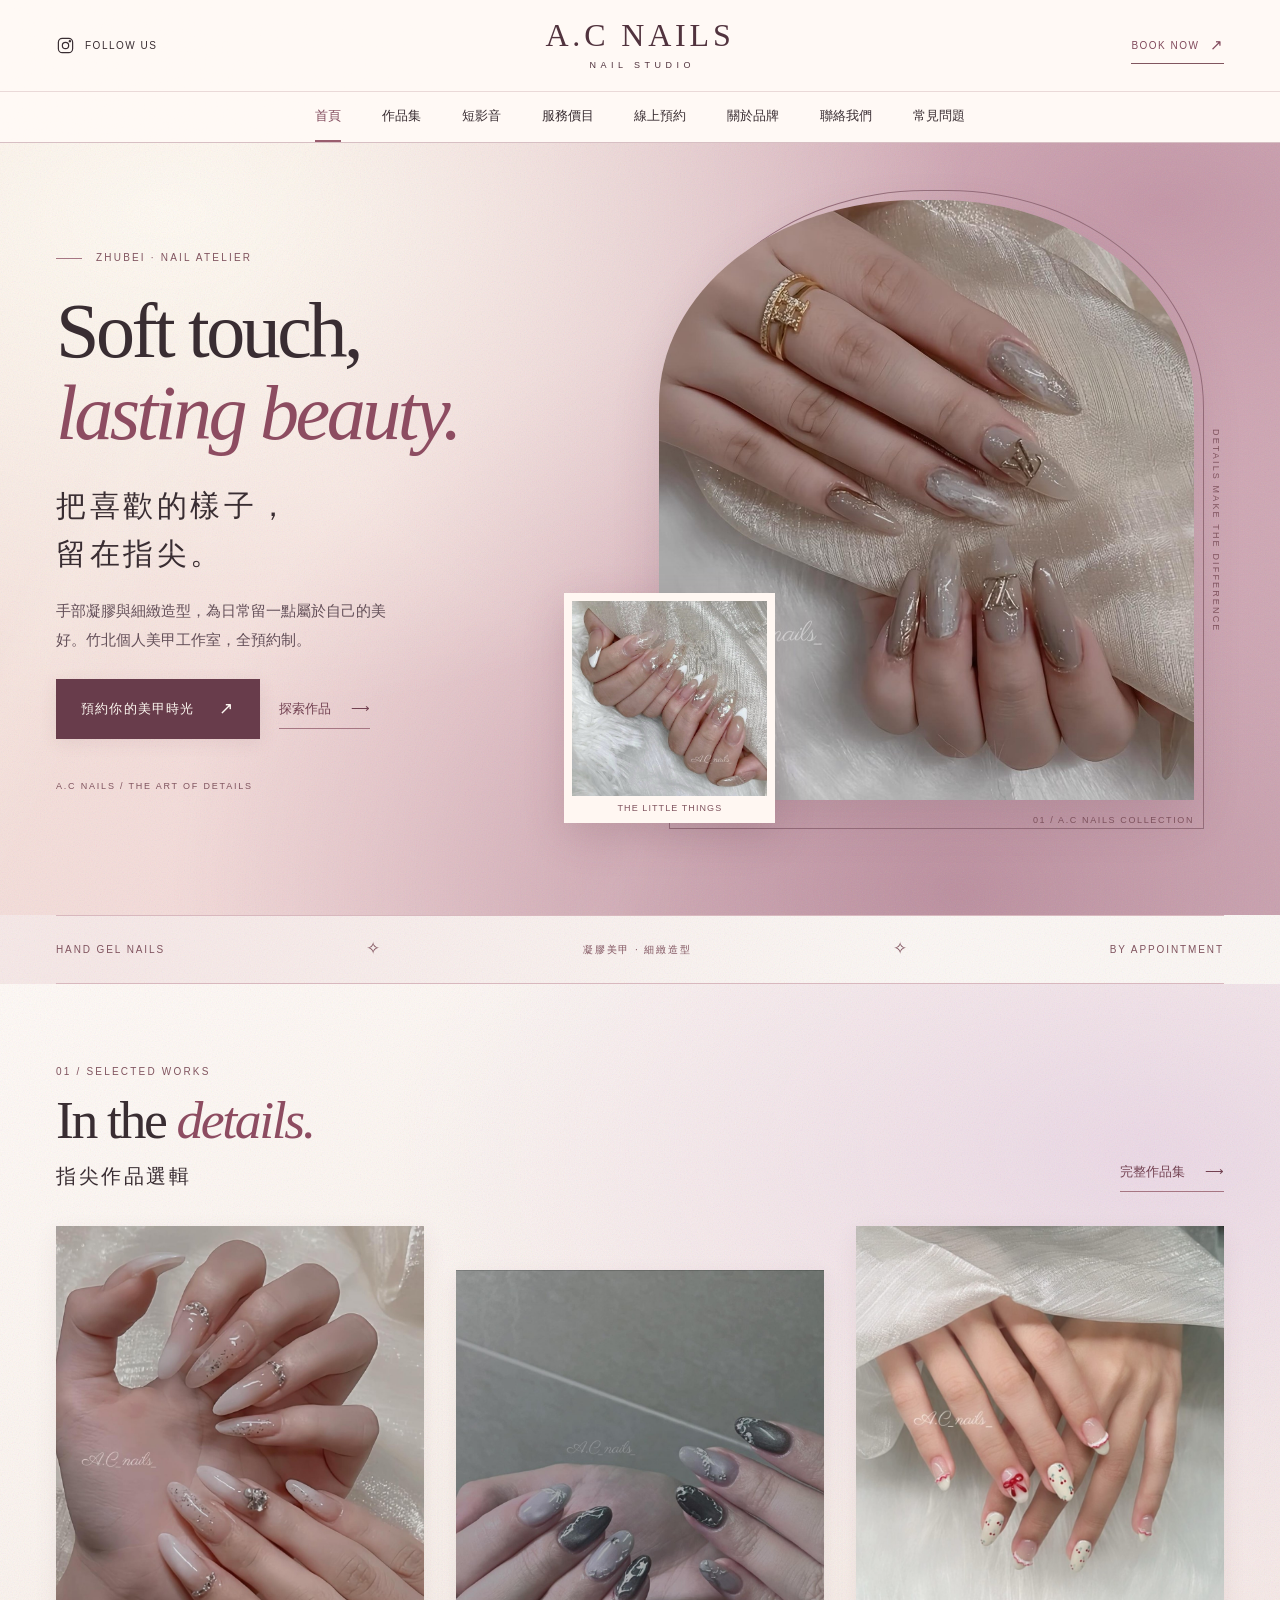
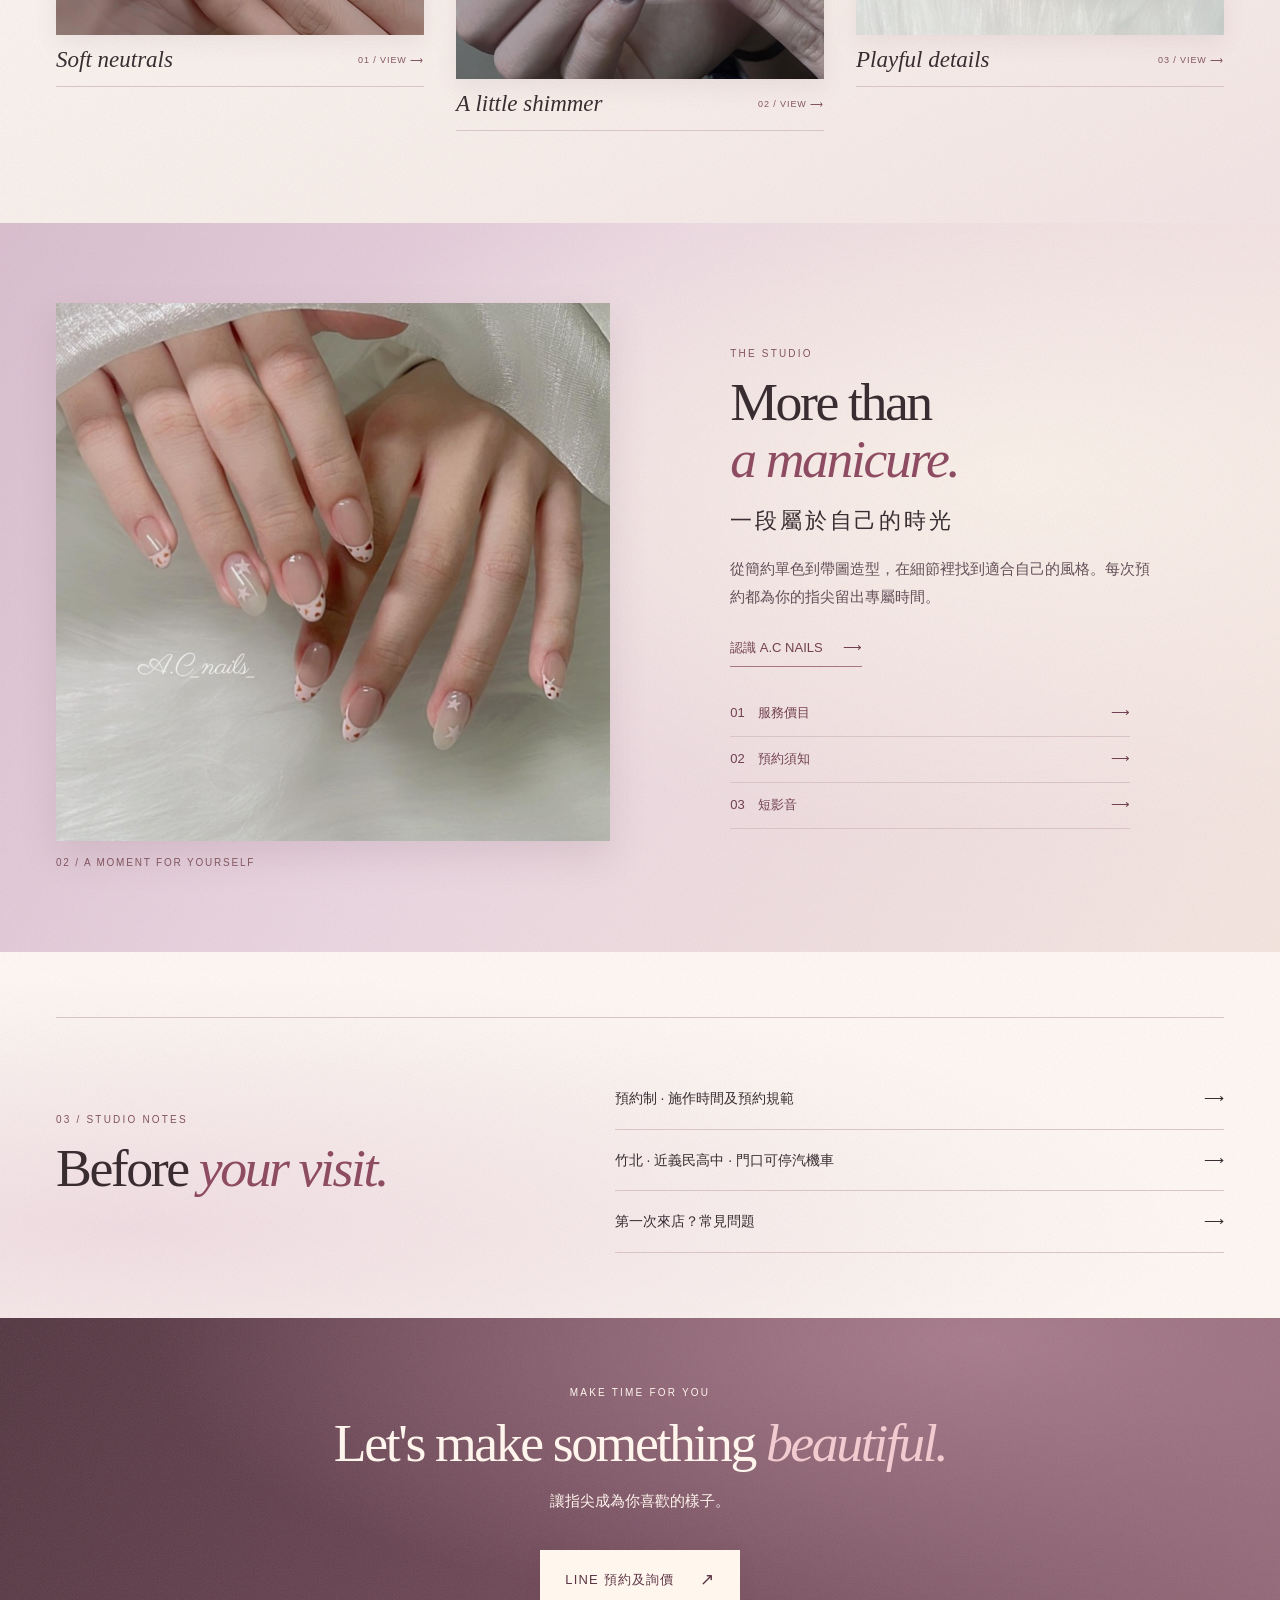
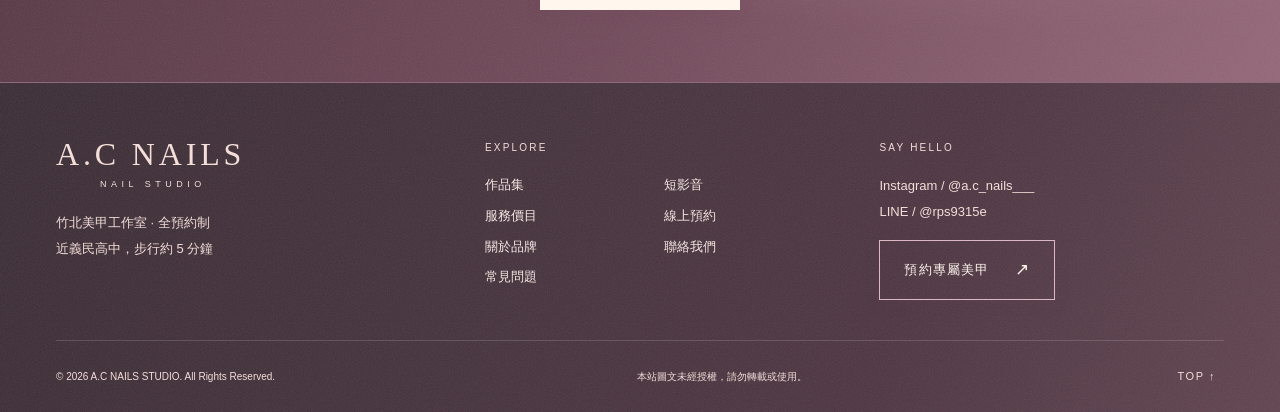
<file: index.html>
<!doctype html><html lang="zh-Hant"><head><meta charset="utf-8"><meta name="viewport" content="width=device-width,initial-scale=1"><meta name="description" content="A.C NAILS STUDIO 竹北手部凝膠美甲及造型，近義民高中，全預約制。"><meta name="theme-color" content="#f5e9e7"><title>首頁 | A.C NAILS STUDIO｜竹北美甲工作室</title><link rel="stylesheet" href="style.css"><script src="site.js" defer></script></head><body class="page-index"><a class="skip" href="#main">跳至主要內容</a><header class="site-header"><div class="header-top wrap"><a class="header-social" href="https://www.instagram.com/a.c_nails___/" aria-label="Instagram"><svg width="19" height="19" viewBox="0 0 24 24" fill="none" stroke="currentColor" stroke-width="1.5"><rect x="3" y="3" width="18" height="18" rx="5"/><circle cx="12" cy="12" r="4"/><circle cx="17.5" cy="6.5" r=".8" fill="currentColor"/></svg><span>FOLLOW US</span></a><a class="wordmark" href="index.html" aria-label="A.C NAILS STUDIO 首頁"><span>A.C NAILS</span><small>NAIL STUDIO</small></a><a class="header-book" href="https://line.me/R/ti/p/@rps9315e">BOOK NOW <span>↗</span></a><button class="menu-toggle" type="button" aria-expanded="false" aria-controls="primary-nav" aria-label="開啟選單"><span></span><span></span></button></div><nav id="primary-nav" aria-label="主要導覽"><a href="index.html" aria-current="page">首頁</a><a href="gallery.html">作品集</a><a href="reels.html">短影音</a><a href="price.html">服務價目</a><a href="booking.html">線上預約</a><a href="about.html">關於品牌</a><a href="contact.html">聯絡我們</a><a href="faq.html">常見問題</a></nav></header><main id="main"><div class="band band-home-hero"><section class="home-hero wrap"><div class="hero-copy"><p class="eyebrow"><span class="little-line"></span> ZHUBEI · NAIL ATELIER</p><h1>Soft touch,<br><em>lasting beauty.</em></h1><p class="hero-zh">把喜歡的樣子，<br>留在指尖。</p><p class="intro-desc">手部凝膠與細緻造型，為日常留一點屬於自己的美好。竹北個人美甲工作室，全預約制。</p><a class="button" href="https://line.me/R/ti/p/@rps9315e">預約你的美甲時光<span aria-hidden="true">↗</span></a><a class="textlink" href="gallery.html">探索作品<span aria-hidden="true">⟶</span></a><span class="hero-edition">A.C NAILS / THE ART OF DETAILS</span></div><div class="hero-photo"><div class="hero-main"><img class="" src="nail_7.jpg" alt="裸膚色與細緻金色裝飾美甲" fetchpriority="high"><span class="photo-credit">01 / A.C NAILS COLLECTION</span></div><figure class="hero-inset"><img class="" src="nail_11.jpg" alt="淡粉色帶光澤與立體細節美甲" fetchpriority="high"><figcaption>THE LITTLE THINGS</figcaption></figure><span class="vertical-caption">DETAILS MAKE THE DIFFERENCE</span></div></section></div><div class="brand-line wrap"><span>HAND GEL NAILS</span><i>✧</i><span>凝膠美甲 · 細緻造型</span><i>✧</i><span>BY APPOINTMENT</span></div><div class="band band-collection"><section class="collection wrap section-space"><div class="section-heading"><div><p class="eyebrow">01 / SELECTED WORKS</p><h2>In the <em>details.</em></h2><p class="zh-title">指尖作品選輯</p></div><a class="textlink" href="gallery.html">完整作品集<span aria-hidden="true">⟶</span></a></div><div class="featured-grid"><a href="gallery.html" class="feature"><figure><img class="" src="nail_2.jpg" alt="裸粉透亮美甲" loading="lazy"><figcaption><span>Soft neutrals</span><span>01 / VIEW ⟶</span></figcaption></figure></a><a href="gallery.html" class="feature"><figure><img class="" src="nail_9.jpg" alt="灰銀色光澤美甲" loading="lazy"><figcaption><span>A little shimmer</span><span>02 / VIEW ⟶</span></figcaption></figure></a><a href="gallery.html" class="feature"><figure><img class="" src="nail_16.jpg" alt="紅色蝴蝶結細節美甲" loading="lazy"><figcaption><span>Playful details</span><span>03 / VIEW ⟶</span></figcaption></figure></a></div></section></div><div class="band band-story"><section class="story wrap section-space"><div class="story-photo"><img class="" src="nail_10.jpg" alt="自然裸粉色手部美甲" loading="lazy"><span>02 / A MOMENT FOR YOURSELF</span></div><div class="story-copy"><p class="eyebrow">THE STUDIO</p><h2>More than<br><em>a manicure.</em></h2><p class="zh-title">一段屬於自己的時光</p><p>從簡約單色到帶圖造型，在細節裡找到適合自己的風格。每次預約都為你的指尖留出專屬時間。</p><a class="textlink" href="about.html">認識 A.C NAILS<span aria-hidden="true">⟶</span></a><div class="story-links"><a class="textlink" href="price.html">01　服務價目<span aria-hidden="true">⟶</span></a><a class="textlink" href="booking.html">02　預約須知<span aria-hidden="true">⟶</span></a><a class="textlink" href="reels.html">03　短影音<span aria-hidden="true">⟶</span></a></div></div></section></div><div class="band band-notice"><section class="notice wrap section-space"><div><p class="eyebrow">03 / STUDIO NOTES</p><h2>Before <em>your visit.</em></h2></div><div class="note-rows"><a href="booking.html"><span>預約制 · 施作時間及預約規範</span><span>⟶</span></a><a href="contact.html"><span>竹北 · 近義民高中 · 門口可停汽機車</span><span>⟶</span></a><a href="faq.html"><span>第一次來店？常見問題</span><span>⟶</span></a></div></section></div><div class="band band-invitation"><section class="invitation wrap"><p class="eyebrow">MAKE TIME FOR YOU</p><h2>Let's make something <em>beautiful.</em></h2><p>讓指尖成為你喜歡的樣子。</p><a class="button" href="https://line.me/R/ti/p/@rps9315e">LINE 預約及詢價<span aria-hidden="true">↗</span></a></section></div></main><footer><div class="footer-main wrap"><div><a class="wordmark" href="index.html" aria-label="A.C NAILS STUDIO 首頁"><span>A.C NAILS</span><small>NAIL STUDIO</small></a><p>竹北美甲工作室 · 全預約制<br>近義民高中，步行約 5 分鐘</p></div><div><p class="eyebrow">EXPLORE</p><div class="footer-links"><a href="gallery.html">作品集</a><a href="reels.html">短影音</a><a href="price.html">服務價目</a><a href="booking.html">線上預約</a><a href="about.html">關於品牌</a><a href="contact.html">聯絡我們</a><a href="faq.html">常見問題</a></div></div><div><p class="eyebrow">SAY HELLO</p><p><a href="https://www.instagram.com/a.c_nails___/">Instagram / @a.c_nails___</a><br><a href="https://line.me/R/ti/p/@rps9315e">LINE / @rps9315e</a></p><a class="button" href="https://line.me/R/ti/p/@rps9315e">預約專屬美甲<span aria-hidden="true">↗</span></a></div></div><div class="footer-bottom wrap"><span>© 2026 A.C NAILS STUDIO. All Rights Reserved.</span><span>本站圖文未經授權，請勿轉載或使用。</span><button class="top" type="button" aria-label="返回頂部">TOP ↑</button></div></footer></body></html>
</file>
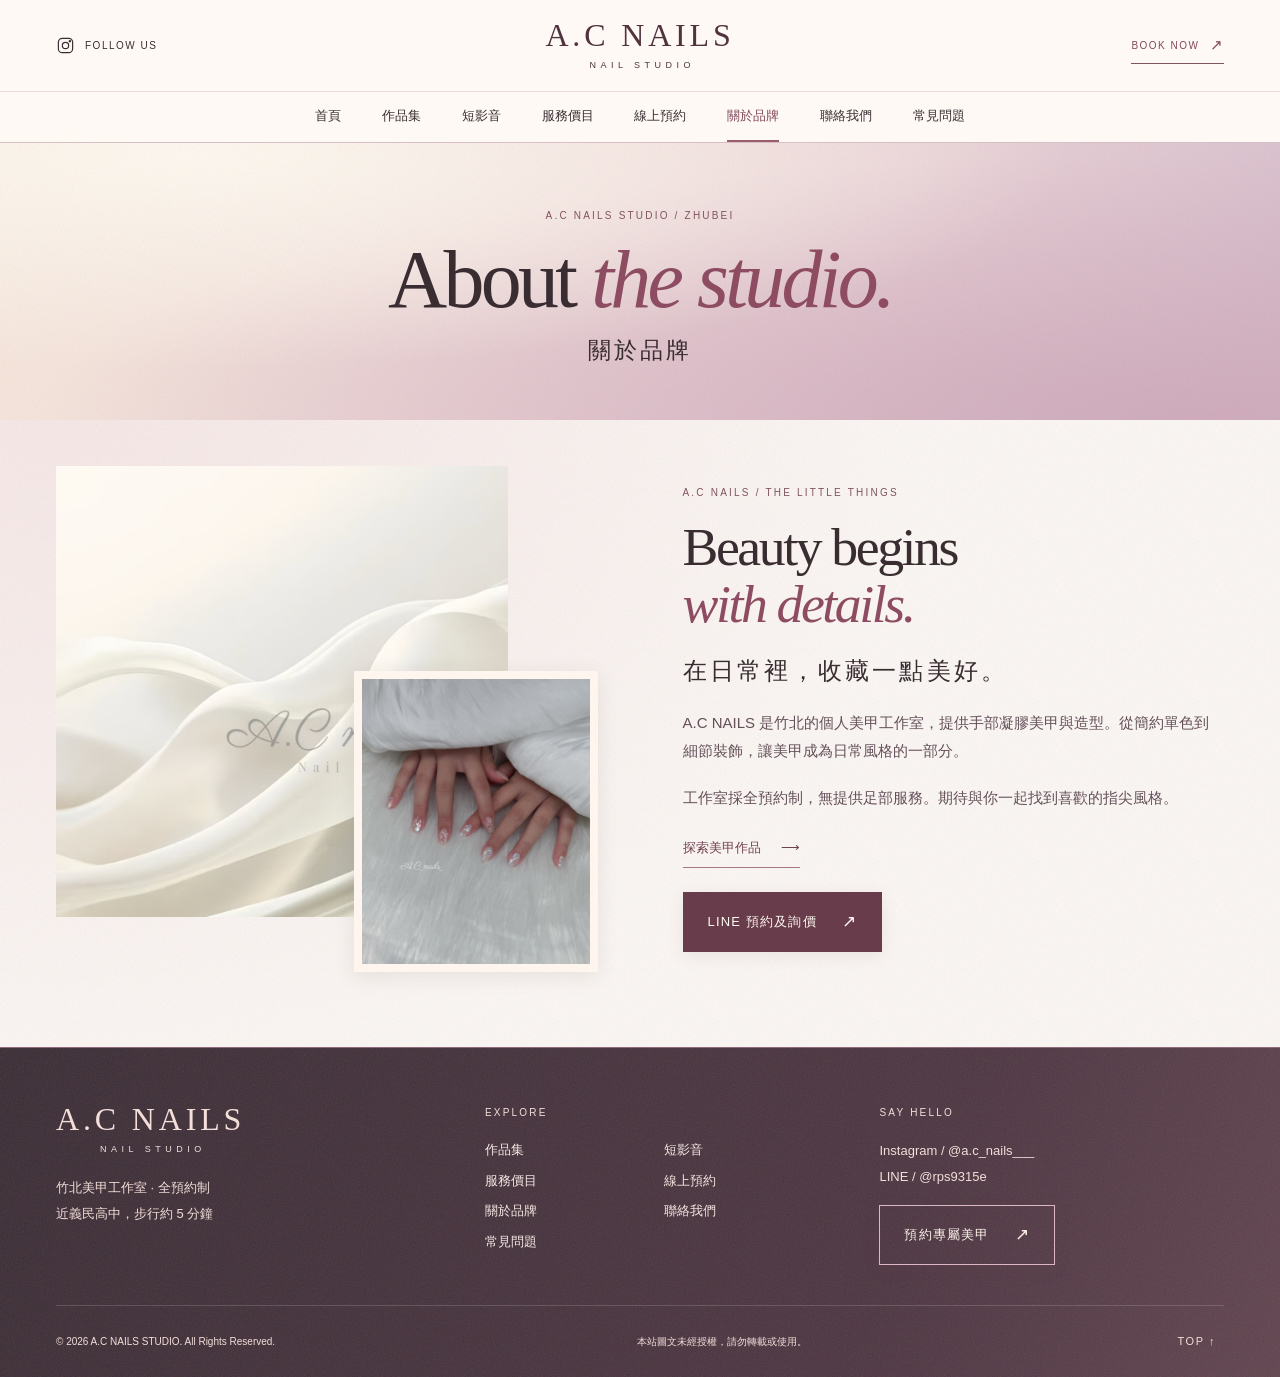
<file: about.html>
<!doctype html><html lang="zh-Hant"><head><meta charset="utf-8"><meta name="viewport" content="width=device-width,initial-scale=1"><meta name="description" content="A.C NAILS 是竹北個人美甲工作室，提供手部凝膠美甲與造型。"><meta name="theme-color" content="#f5e9e7"><title>關於品牌 | A.C NAILS STUDIO｜竹北美甲工作室</title><link rel="stylesheet" href="style.css"><script src="site.js" defer></script></head><body class="page-about"><a class="skip" href="#main">跳至主要內容</a><header class="site-header"><div class="header-top wrap"><a class="header-social" href="https://www.instagram.com/a.c_nails___/" aria-label="Instagram"><svg width="19" height="19" viewBox="0 0 24 24" fill="none" stroke="currentColor" stroke-width="1.5"><rect x="3" y="3" width="18" height="18" rx="5"/><circle cx="12" cy="12" r="4"/><circle cx="17.5" cy="6.5" r=".8" fill="currentColor"/></svg><span>FOLLOW US</span></a><a class="wordmark" href="index.html" aria-label="A.C NAILS STUDIO 首頁"><span>A.C NAILS</span><small>NAIL STUDIO</small></a><a class="header-book" href="https://line.me/R/ti/p/@rps9315e">BOOK NOW <span>↗</span></a><button class="menu-toggle" type="button" aria-expanded="false" aria-controls="primary-nav" aria-label="開啟選單"><span></span><span></span></button></div><nav id="primary-nav" aria-label="主要導覽"><a href="index.html">首頁</a><a href="gallery.html">作品集</a><a href="reels.html">短影音</a><a href="price.html">服務價目</a><a href="booking.html">線上預約</a><a href="about.html" aria-current="page">關於品牌</a><a href="contact.html">聯絡我們</a><a href="faq.html">常見問題</a></nav></header><main id="main"><div class="band band-page-intro"><section class="page-intro wrap"><p class="eyebrow">A.C NAILS STUDIO / ZHUBEI</p><h1>About <em>the studio.</em></h1><p class="zh-title">關於品牌</p></section></div><section class="about-layout wrap"><div class="about-art"><img class="" src="nail_12.jpg" alt="A.C NAILS 原始品牌識別圖" loading="lazy"><img class="" src="nail_20.jpg" alt="細緻粉色美甲作品" loading="lazy"></div><div class="about-copy"><p class="eyebrow">A.C NAILS / THE LITTLE THINGS</p><h2>Beauty begins<br><em>with details.</em></h2><p class="zh-title">在日常裡，收藏一點美好。</p><p>A.C NAILS 是竹北的個人美甲工作室，提供手部凝膠美甲與造型。從簡約單色到細節裝飾，讓美甲成為日常風格的一部分。</p><p>工作室採全預約制，無提供足部服務。期待與你一起找到喜歡的指尖風格。</p><a class="textlink" href="gallery.html">探索美甲作品<span aria-hidden="true">⟶</span></a><a class="button" href="https://line.me/R/ti/p/@rps9315e">LINE 預約及詢價<span aria-hidden="true">↗</span></a></div></section></main><footer><div class="footer-main wrap"><div><a class="wordmark" href="index.html" aria-label="A.C NAILS STUDIO 首頁"><span>A.C NAILS</span><small>NAIL STUDIO</small></a><p>竹北美甲工作室 · 全預約制<br>近義民高中，步行約 5 分鐘</p></div><div><p class="eyebrow">EXPLORE</p><div class="footer-links"><a href="gallery.html">作品集</a><a href="reels.html">短影音</a><a href="price.html">服務價目</a><a href="booking.html">線上預約</a><a href="about.html">關於品牌</a><a href="contact.html">聯絡我們</a><a href="faq.html">常見問題</a></div></div><div><p class="eyebrow">SAY HELLO</p><p><a href="https://www.instagram.com/a.c_nails___/">Instagram / @a.c_nails___</a><br><a href="https://line.me/R/ti/p/@rps9315e">LINE / @rps9315e</a></p><a class="button" href="https://line.me/R/ti/p/@rps9315e">預約專屬美甲<span aria-hidden="true">↗</span></a></div></div><div class="footer-bottom wrap"><span>© 2026 A.C NAILS STUDIO. All Rights Reserved.</span><span>本站圖文未經授權，請勿轉載或使用。</span><button class="top" type="button" aria-label="返回頂部">TOP ↑</button></div></footer></body></html>
</file>
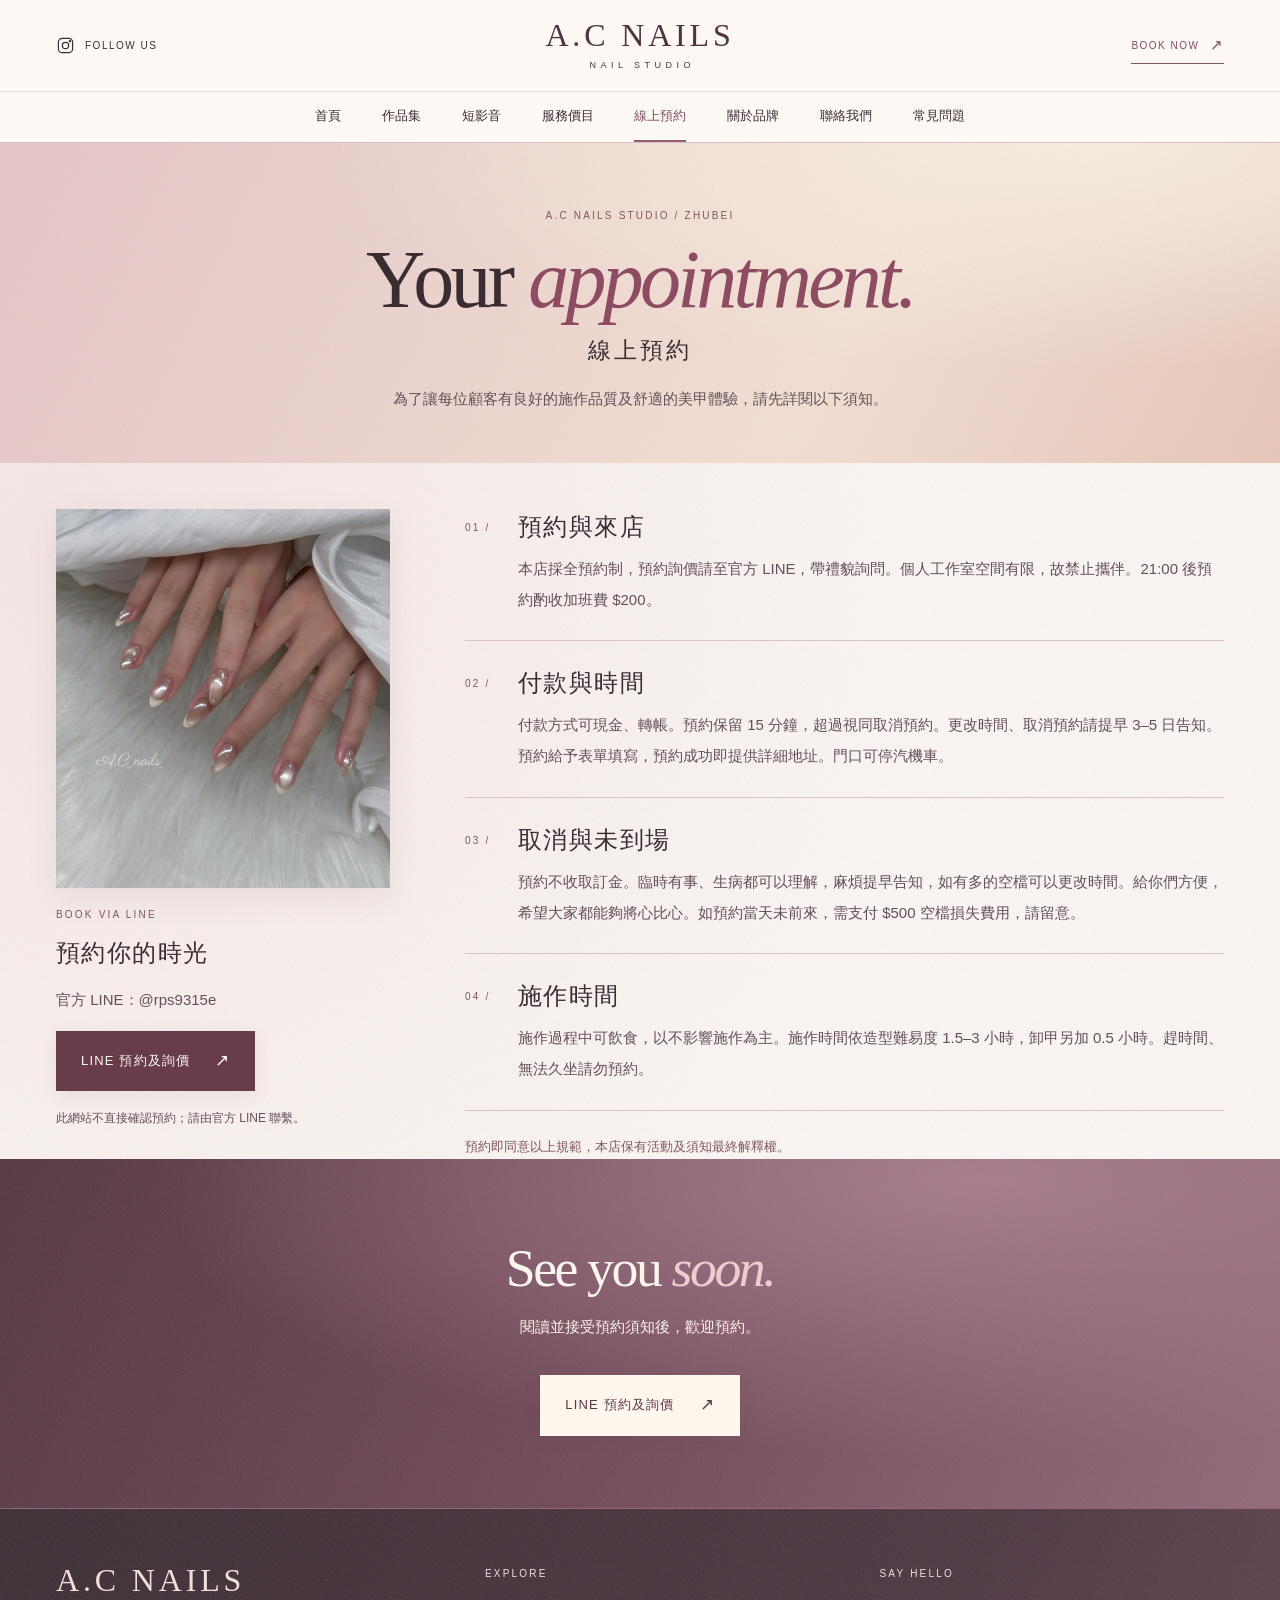
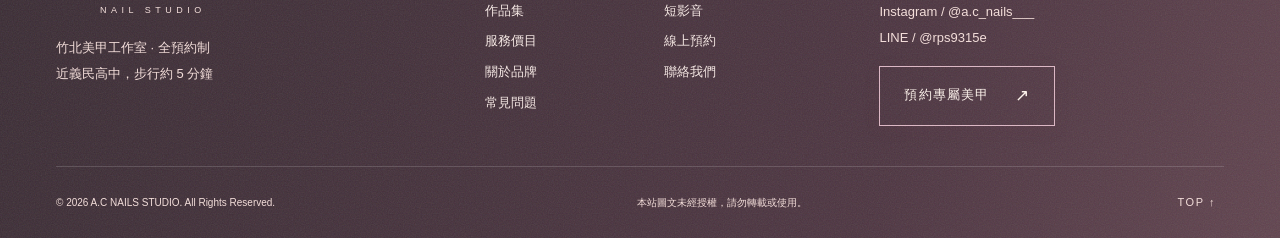
<file: booking.html>
<!doctype html><html lang="zh-Hant"><head><meta charset="utf-8"><meta name="viewport" content="width=device-width,initial-scale=1"><meta name="description" content="A.C NAILS 全預約制，請先閱讀預約須知及付款、取消規則。"><meta name="theme-color" content="#f5e9e7"><title>線上預約 | A.C NAILS STUDIO｜竹北美甲工作室</title><link rel="stylesheet" href="style.css"><script src="site.js" defer></script></head><body class="page-booking"><a class="skip" href="#main">跳至主要內容</a><header class="site-header"><div class="header-top wrap"><a class="header-social" href="https://www.instagram.com/a.c_nails___/" aria-label="Instagram"><svg width="19" height="19" viewBox="0 0 24 24" fill="none" stroke="currentColor" stroke-width="1.5"><rect x="3" y="3" width="18" height="18" rx="5"/><circle cx="12" cy="12" r="4"/><circle cx="17.5" cy="6.5" r=".8" fill="currentColor"/></svg><span>FOLLOW US</span></a><a class="wordmark" href="index.html" aria-label="A.C NAILS STUDIO 首頁"><span>A.C NAILS</span><small>NAIL STUDIO</small></a><a class="header-book" href="https://line.me/R/ti/p/@rps9315e">BOOK NOW <span>↗</span></a><button class="menu-toggle" type="button" aria-expanded="false" aria-controls="primary-nav" aria-label="開啟選單"><span></span><span></span></button></div><nav id="primary-nav" aria-label="主要導覽"><a href="index.html">首頁</a><a href="gallery.html">作品集</a><a href="reels.html">短影音</a><a href="price.html">服務價目</a><a href="booking.html" aria-current="page">線上預約</a><a href="about.html">關於品牌</a><a href="contact.html">聯絡我們</a><a href="faq.html">常見問題</a></nav></header><main id="main"><div class="band band-page-intro"><section class="page-intro wrap"><p class="eyebrow">A.C NAILS STUDIO / ZHUBEI</p><h1>Your <em>appointment.</em></h1><p class="zh-title">線上預約</p><p class="intro-desc">為了讓每位顧客有良好的施作品質及舒適的美甲體驗，請先詳閱以下須知。</p></section></div><section class="booking-layout wrap"><aside class="booking-aside"><img class="" src="nail_19.jpg" alt="裸色與細緻光澤美甲" loading="lazy"><p class="eyebrow">BOOK VIA LINE</p><h2>預約你的時光</h2><p>官方 LINE：@rps9315e</p><a class="button" href="https://line.me/R/ti/p/@rps9315e">LINE 預約及詢價<span aria-hidden="true">↗</span></a><p class="small">此網站不直接確認預約；請由官方 LINE 聯繫。</p></aside><div><section class="policy"><span class="eyebrow">01 /</span><div><h2>預約與來店</h2><p>本店採全預約制，預約詢價請至官方 LINE，帶禮貌詢問。個人工作室空間有限，故禁止攜伴。21:00 後預約酌收加班費 $200。</p></div></section><section class="policy"><span class="eyebrow">02 /</span><div><h2>付款與時間</h2><p>付款方式可現金、轉帳。預約保留 15 分鐘，超過視同取消預約。更改時間、取消預約請提早 3–5 日告知。預約給予表單填寫，預約成功即提供詳細地址。門口可停汽機車。</p></div></section><section class="policy"><span class="eyebrow">03 /</span><div><h2>取消與未到場</h2><p>預約不收取訂金。臨時有事、生病都可以理解，麻煩提早告知，如有多的空檔可以更改時間。給你們方便，希望大家都能夠將心比心。如預約當天未前來，需支付 $500 空檔損失費用，請留意。</p></div></section><section class="policy"><span class="eyebrow">04 /</span><div><h2>施作時間</h2><p>施作過程中可飲食，以不影響施作為主。施作時間依造型難易度 1.5–3 小時，卸甲另加 0.5 小時。趕時間、無法久坐請勿預約。</p></div></section><p class="policy-final">預約即同意以上規範，本店保有活動及須知最終解釋權。</p></div></section><div class="band band-invitation"><section class="invitation wrap"><h2>See you <em>soon.</em></h2><p>閱讀並接受預約須知後，歡迎預約。</p><a class="button" href="https://line.me/R/ti/p/@rps9315e">LINE 預約及詢價<span aria-hidden="true">↗</span></a></section></div></main><footer><div class="footer-main wrap"><div><a class="wordmark" href="index.html" aria-label="A.C NAILS STUDIO 首頁"><span>A.C NAILS</span><small>NAIL STUDIO</small></a><p>竹北美甲工作室 · 全預約制<br>近義民高中，步行約 5 分鐘</p></div><div><p class="eyebrow">EXPLORE</p><div class="footer-links"><a href="gallery.html">作品集</a><a href="reels.html">短影音</a><a href="price.html">服務價目</a><a href="booking.html">線上預約</a><a href="about.html">關於品牌</a><a href="contact.html">聯絡我們</a><a href="faq.html">常見問題</a></div></div><div><p class="eyebrow">SAY HELLO</p><p><a href="https://www.instagram.com/a.c_nails___/">Instagram / @a.c_nails___</a><br><a href="https://line.me/R/ti/p/@rps9315e">LINE / @rps9315e</a></p><a class="button" href="https://line.me/R/ti/p/@rps9315e">預約專屬美甲<span aria-hidden="true">↗</span></a></div></div><div class="footer-bottom wrap"><span>© 2026 A.C NAILS STUDIO. All Rights Reserved.</span><span>本站圖文未經授權，請勿轉載或使用。</span><button class="top" type="button" aria-label="返回頂部">TOP ↑</button></div></footer></body></html>
</file>
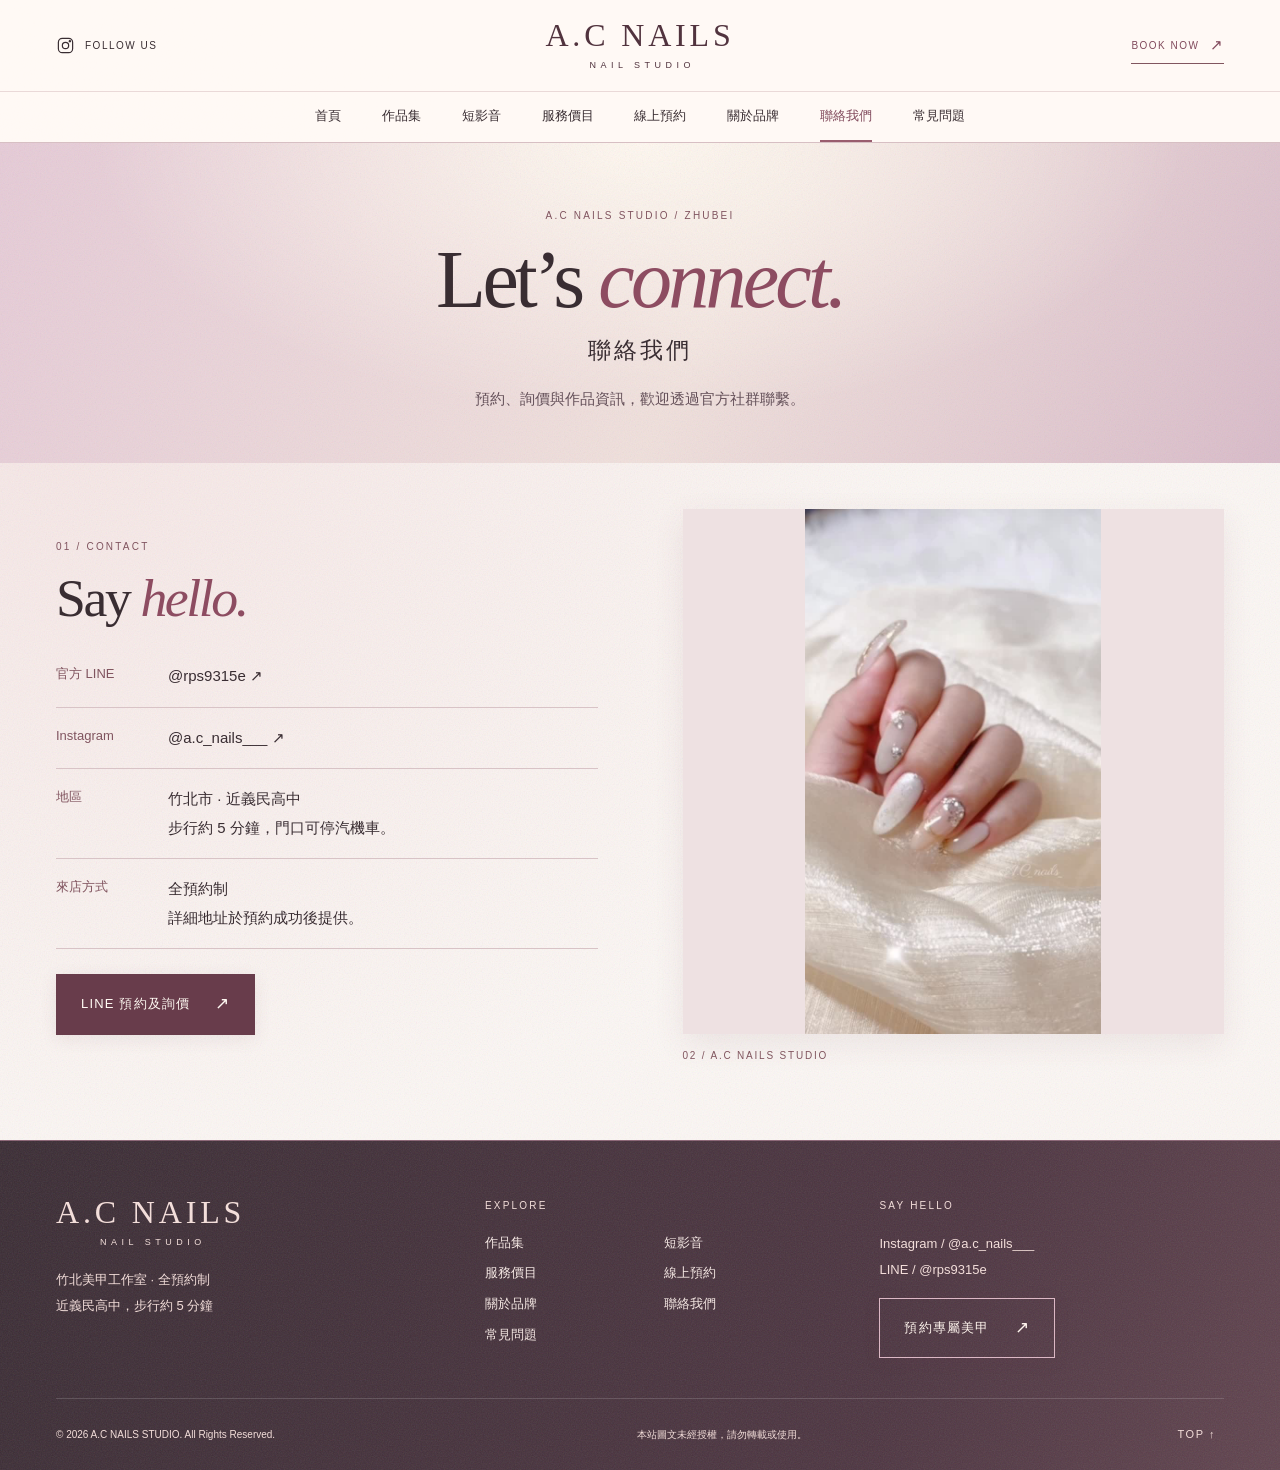
<file: contact.html>
<!doctype html><html lang="zh-Hant"><head><meta charset="utf-8"><meta name="viewport" content="width=device-width,initial-scale=1"><meta name="description" content="A.C NAILS 官方 LINE 與 Instagram，竹北近義民高中，詳細地址於預約成功後提供。"><meta name="theme-color" content="#f5e9e7"><title>聯絡我們 | A.C NAILS STUDIO｜竹北美甲工作室</title><link rel="stylesheet" href="style.css"><script src="site.js" defer></script></head><body class="page-contact"><a class="skip" href="#main">跳至主要內容</a><header class="site-header"><div class="header-top wrap"><a class="header-social" href="https://www.instagram.com/a.c_nails___/" aria-label="Instagram"><svg width="19" height="19" viewBox="0 0 24 24" fill="none" stroke="currentColor" stroke-width="1.5"><rect x="3" y="3" width="18" height="18" rx="5"/><circle cx="12" cy="12" r="4"/><circle cx="17.5" cy="6.5" r=".8" fill="currentColor"/></svg><span>FOLLOW US</span></a><a class="wordmark" href="index.html" aria-label="A.C NAILS STUDIO 首頁"><span>A.C NAILS</span><small>NAIL STUDIO</small></a><a class="header-book" href="https://line.me/R/ti/p/@rps9315e">BOOK NOW <span>↗</span></a><button class="menu-toggle" type="button" aria-expanded="false" aria-controls="primary-nav" aria-label="開啟選單"><span></span><span></span></button></div><nav id="primary-nav" aria-label="主要導覽"><a href="index.html">首頁</a><a href="gallery.html">作品集</a><a href="reels.html">短影音</a><a href="price.html">服務價目</a><a href="booking.html">線上預約</a><a href="about.html">關於品牌</a><a href="contact.html" aria-current="page">聯絡我們</a><a href="faq.html">常見問題</a></nav></header><main id="main"><div class="band band-page-intro"><section class="page-intro wrap"><p class="eyebrow">A.C NAILS STUDIO / ZHUBEI</p><h1>Let’s <em>connect.</em></h1><p class="zh-title">聯絡我們</p><p class="intro-desc">預約、詢價與作品資訊，歡迎透過官方社群聯繫。</p></section></div><section class="contact-layout wrap"><div class="contact-info"><p class="eyebrow">01 / CONTACT</p><h2>Say <em>hello.</em></h2><div class="contact-row"><span>官方 LINE</span><a href="https://line.me/R/ti/p/@rps9315e">@rps9315e ↗</a></div><div class="contact-row"><span>Instagram</span><a href="https://www.instagram.com/a.c_nails___/">@a.c_nails___ ↗</a></div><div class="contact-row"><span>地區</span><span>竹北市 · 近義民高中<br>步行約 5 分鐘，門口可停汽機車。</span></div><div class="contact-row"><span>來店方式</span><span>全預約制<br>詳細地址於預約成功後提供。</span></div><a class="button" href="https://line.me/R/ti/p/@rps9315e">LINE 預約及詢價<span aria-hidden="true">↗</span></a></div><div class="contact-photo"><img class="" src="nail_3.jpg" alt="粉色光澤美甲作品" loading="lazy"><span>02 / A.C NAILS STUDIO</span></div></section></main><footer><div class="footer-main wrap"><div><a class="wordmark" href="index.html" aria-label="A.C NAILS STUDIO 首頁"><span>A.C NAILS</span><small>NAIL STUDIO</small></a><p>竹北美甲工作室 · 全預約制<br>近義民高中，步行約 5 分鐘</p></div><div><p class="eyebrow">EXPLORE</p><div class="footer-links"><a href="gallery.html">作品集</a><a href="reels.html">短影音</a><a href="price.html">服務價目</a><a href="booking.html">線上預約</a><a href="about.html">關於品牌</a><a href="contact.html">聯絡我們</a><a href="faq.html">常見問題</a></div></div><div><p class="eyebrow">SAY HELLO</p><p><a href="https://www.instagram.com/a.c_nails___/">Instagram / @a.c_nails___</a><br><a href="https://line.me/R/ti/p/@rps9315e">LINE / @rps9315e</a></p><a class="button" href="https://line.me/R/ti/p/@rps9315e">預約專屬美甲<span aria-hidden="true">↗</span></a></div></div><div class="footer-bottom wrap"><span>© 2026 A.C NAILS STUDIO. All Rights Reserved.</span><span>本站圖文未經授權，請勿轉載或使用。</span><button class="top" type="button" aria-label="返回頂部">TOP ↑</button></div></footer></body></html>
</file>
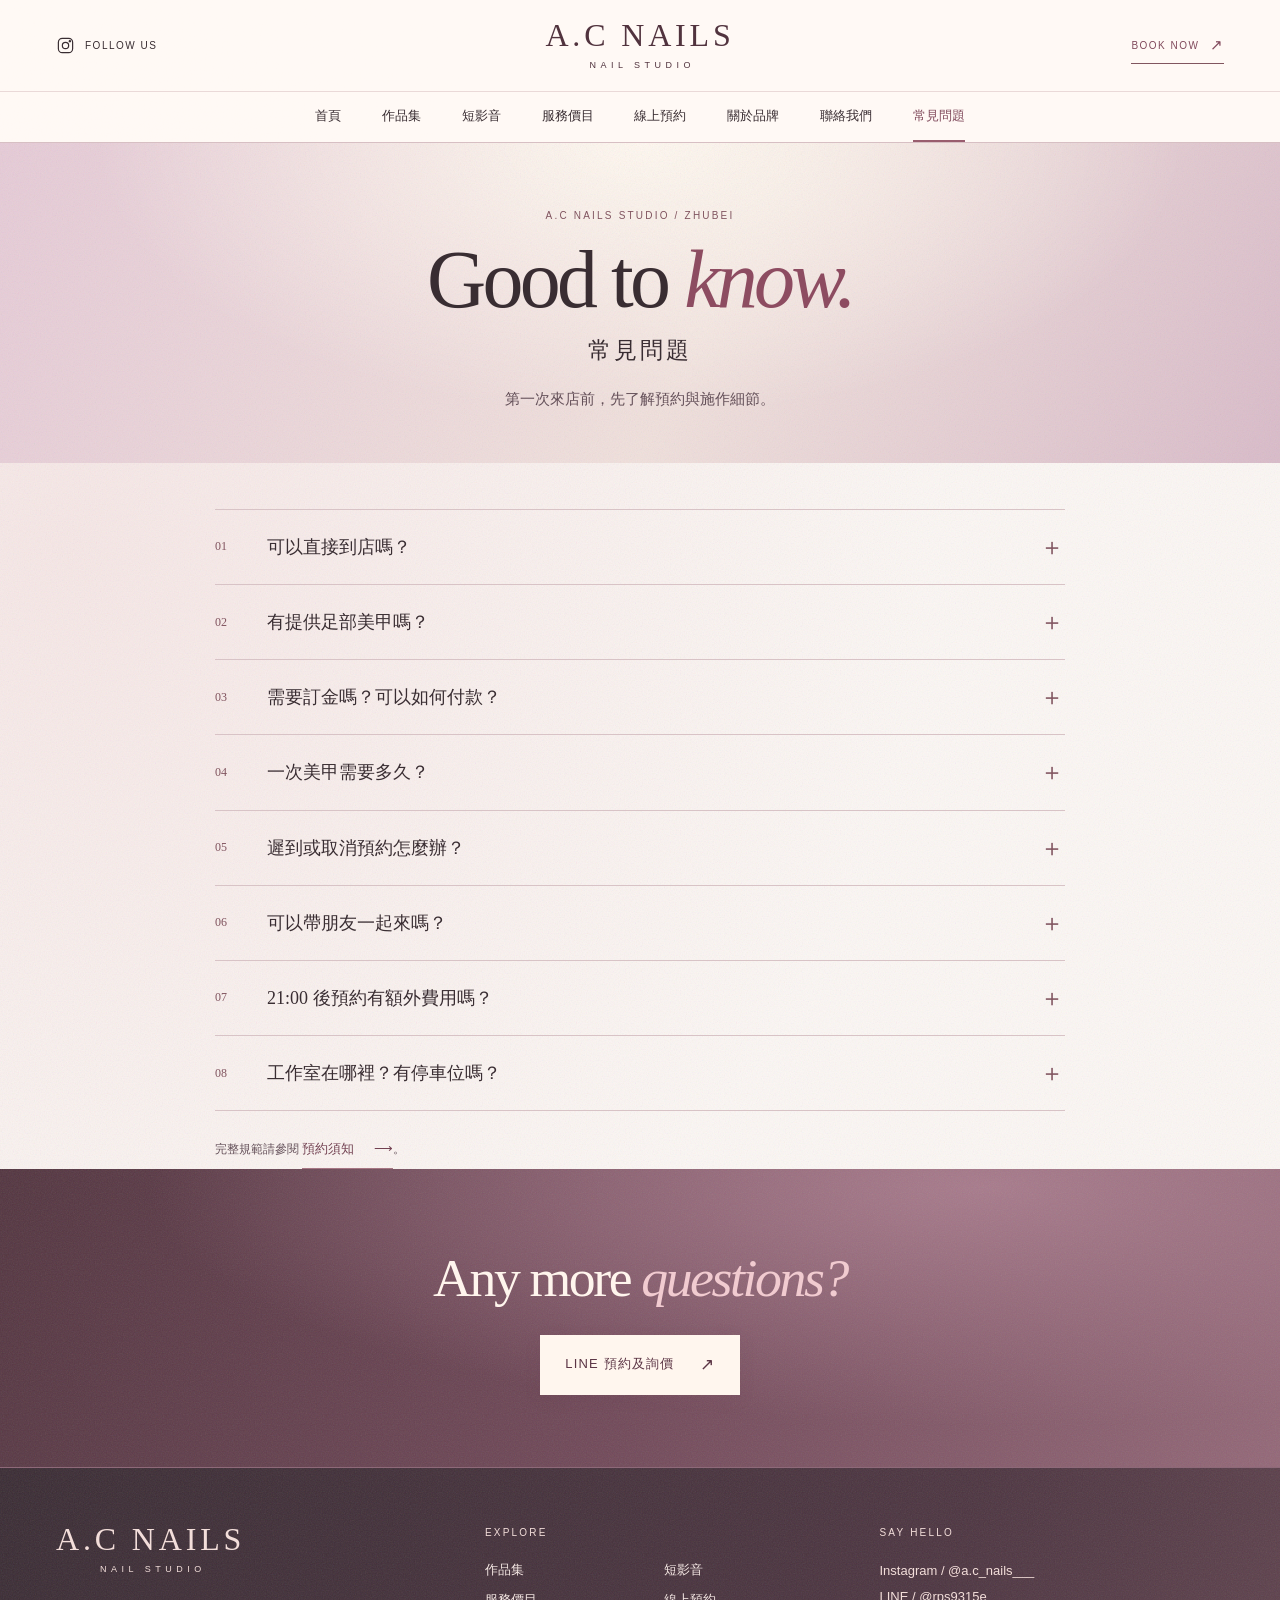
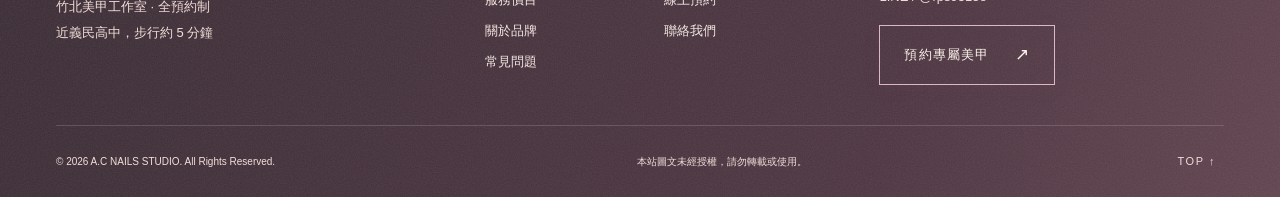
<file: faq.html>
<!doctype html><html lang="zh-Hant"><head><meta charset="utf-8"><meta name="viewport" content="width=device-width,initial-scale=1"><meta name="description" content="A.C NAILS 美甲預約常見問題，依正式預約須知整理。"><meta name="theme-color" content="#f5e9e7"><title>常見問題 | A.C NAILS STUDIO｜竹北美甲工作室</title><link rel="stylesheet" href="style.css"><script src="site.js" defer></script></head><body class="page-faq"><a class="skip" href="#main">跳至主要內容</a><header class="site-header"><div class="header-top wrap"><a class="header-social" href="https://www.instagram.com/a.c_nails___/" aria-label="Instagram"><svg width="19" height="19" viewBox="0 0 24 24" fill="none" stroke="currentColor" stroke-width="1.5"><rect x="3" y="3" width="18" height="18" rx="5"/><circle cx="12" cy="12" r="4"/><circle cx="17.5" cy="6.5" r=".8" fill="currentColor"/></svg><span>FOLLOW US</span></a><a class="wordmark" href="index.html" aria-label="A.C NAILS STUDIO 首頁"><span>A.C NAILS</span><small>NAIL STUDIO</small></a><a class="header-book" href="https://line.me/R/ti/p/@rps9315e">BOOK NOW <span>↗</span></a><button class="menu-toggle" type="button" aria-expanded="false" aria-controls="primary-nav" aria-label="開啟選單"><span></span><span></span></button></div><nav id="primary-nav" aria-label="主要導覽"><a href="index.html">首頁</a><a href="gallery.html">作品集</a><a href="reels.html">短影音</a><a href="price.html">服務價目</a><a href="booking.html">線上預約</a><a href="about.html">關於品牌</a><a href="contact.html">聯絡我們</a><a href="faq.html" aria-current="page">常見問題</a></nav></header><main id="main"><div class="band band-page-intro"><section class="page-intro wrap"><p class="eyebrow">A.C NAILS STUDIO / ZHUBEI</p><h1>Good to <em>know.</em></h1><p class="zh-title">常見問題</p><p class="intro-desc">第一次來店前，先了解預約與施作細節。</p></section></div><section class="faq-list wrap"><details><summary><span class="faq-num">01</span><span>可以直接到店嗎？</span><span class="faq-plus" aria-hidden="true">＋</span></summary><p>本店採全預約制，請先透過官方 LINE 聯繫。預約成功後提供詳細地址。</p></details><details><summary><span class="faq-num">02</span><span>有提供足部美甲嗎？</span><span class="faq-plus" aria-hidden="true">＋</span></summary><p>目前僅提供手部凝膠美甲與造型，無提供足部服務。</p></details><details><summary><span class="faq-num">03</span><span>需要訂金嗎？可以如何付款？</span><span class="faq-plus" aria-hidden="true">＋</span></summary><p>預約不收取訂金，付款方式為現金或轉帳。</p></details><details><summary><span class="faq-num">04</span><span>一次美甲需要多久？</span><span class="faq-plus" aria-hidden="true">＋</span></summary><p>依造型難易度約 1.5–3 小時，卸甲另加 0.5 小時。</p></details><details><summary><span class="faq-num">05</span><span>遲到或取消預約怎麼辦？</span><span class="faq-plus" aria-hidden="true">＋</span></summary><p>預約保留 15 分鐘，超過視同取消。更改時間或取消請提前 3–5 日告知；當日未前來需支付 $500 空檔損失費。</p></details><details><summary><span class="faq-num">06</span><span>可以帶朋友一起來嗎？</span><span class="faq-plus" aria-hidden="true">＋</span></summary><p>個人工作室空間有限，禁止攜伴。</p></details><details><summary><span class="faq-num">07</span><span>21:00 後預約有額外費用嗎？</span><span class="faq-plus" aria-hidden="true">＋</span></summary><p>21:00 後預約酌收加班費 $200。</p></details><details><summary><span class="faq-num">08</span><span>工作室在哪裡？有停車位嗎？</span><span class="faq-plus" aria-hidden="true">＋</span></summary><p>位於竹北市近義民高中，步行約 5 分鐘，門口可停汽機車。詳細地址於預約成功後提供。</p></details><p class="small">完整規範請參閱 <a class="textlink" href="booking.html">預約須知<span aria-hidden="true">⟶</span></a>。</p></section><div class="band band-invitation"><section class="invitation wrap"><h2>Any more <em>questions?</em></h2><a class="button" href="https://line.me/R/ti/p/@rps9315e">LINE 預約及詢價<span aria-hidden="true">↗</span></a></section></div></main><footer><div class="footer-main wrap"><div><a class="wordmark" href="index.html" aria-label="A.C NAILS STUDIO 首頁"><span>A.C NAILS</span><small>NAIL STUDIO</small></a><p>竹北美甲工作室 · 全預約制<br>近義民高中，步行約 5 分鐘</p></div><div><p class="eyebrow">EXPLORE</p><div class="footer-links"><a href="gallery.html">作品集</a><a href="reels.html">短影音</a><a href="price.html">服務價目</a><a href="booking.html">線上預約</a><a href="about.html">關於品牌</a><a href="contact.html">聯絡我們</a><a href="faq.html">常見問題</a></div></div><div><p class="eyebrow">SAY HELLO</p><p><a href="https://www.instagram.com/a.c_nails___/">Instagram / @a.c_nails___</a><br><a href="https://line.me/R/ti/p/@rps9315e">LINE / @rps9315e</a></p><a class="button" href="https://line.me/R/ti/p/@rps9315e">預約專屬美甲<span aria-hidden="true">↗</span></a></div></div><div class="footer-bottom wrap"><span>© 2026 A.C NAILS STUDIO. All Rights Reserved.</span><span>本站圖文未經授權，請勿轉載或使用。</span><button class="top" type="button" aria-label="返回頂部">TOP ↑</button></div></footer></body></html>
</file>
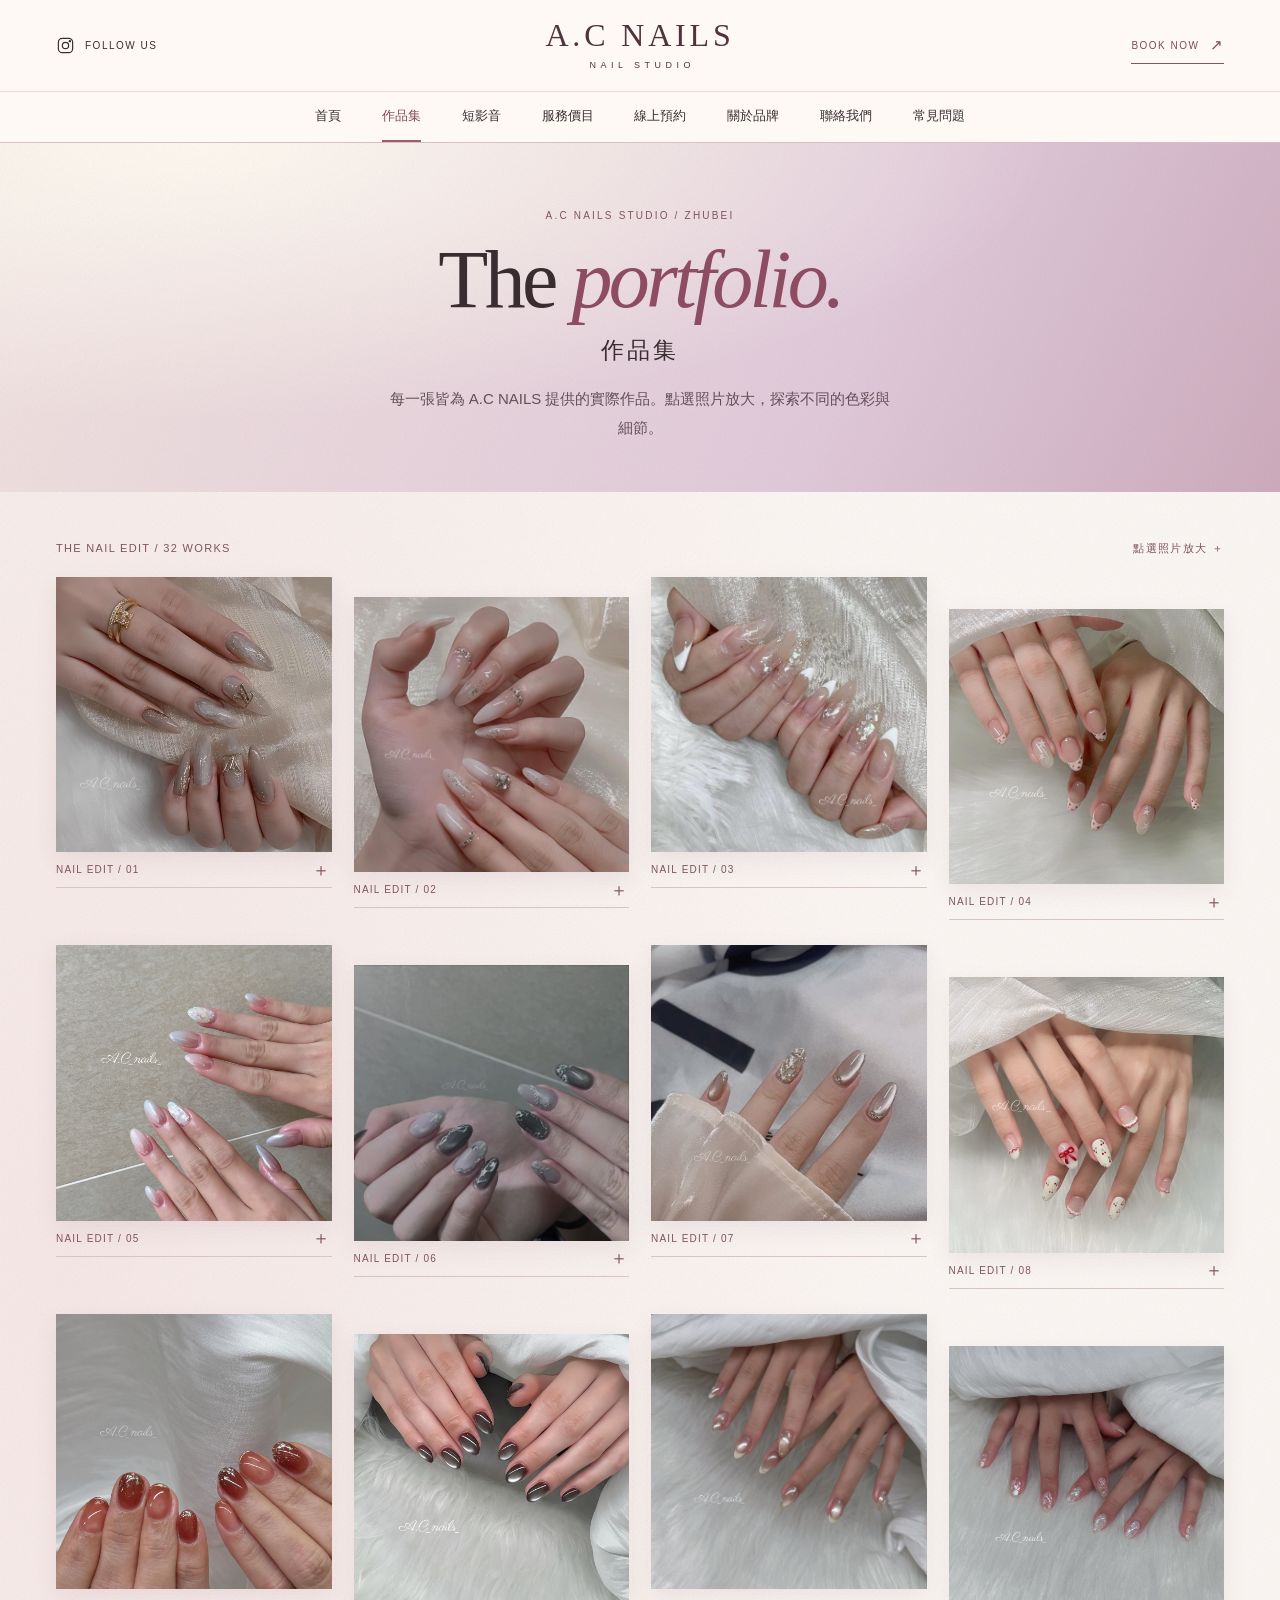
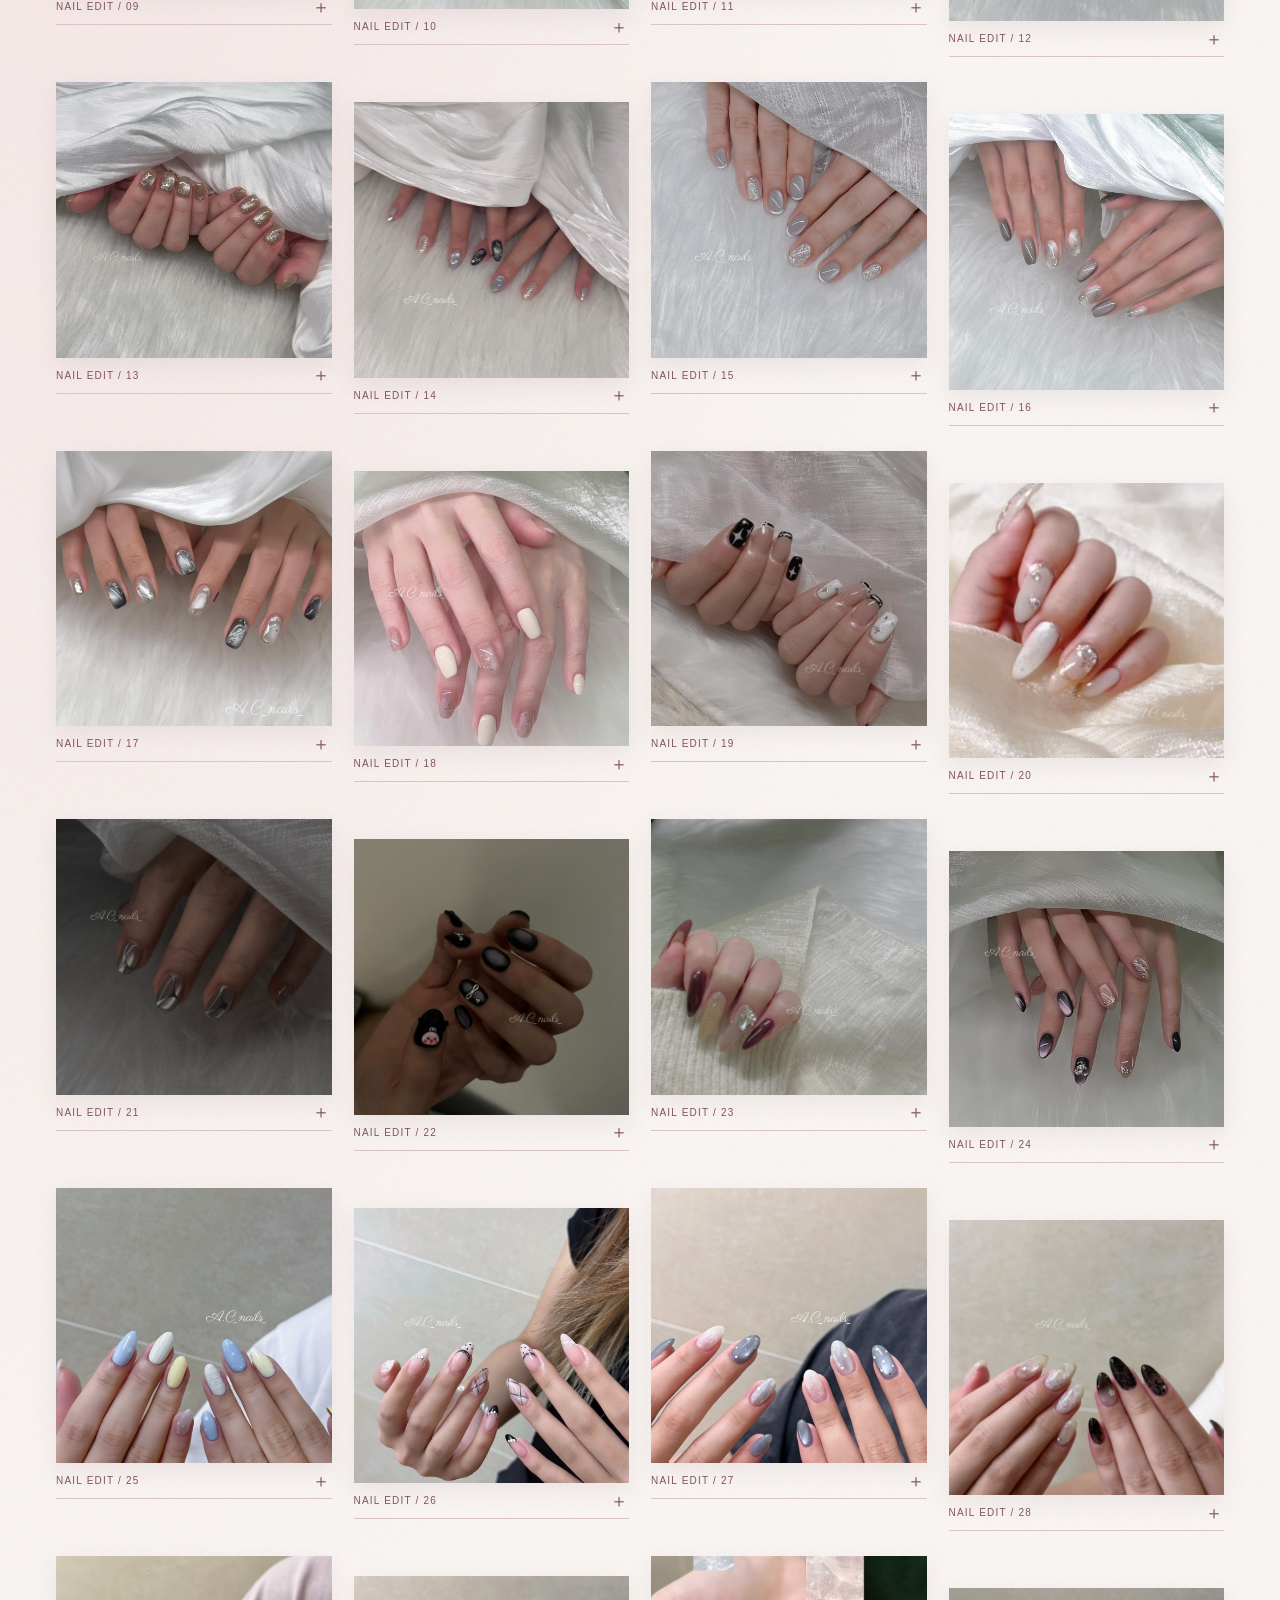
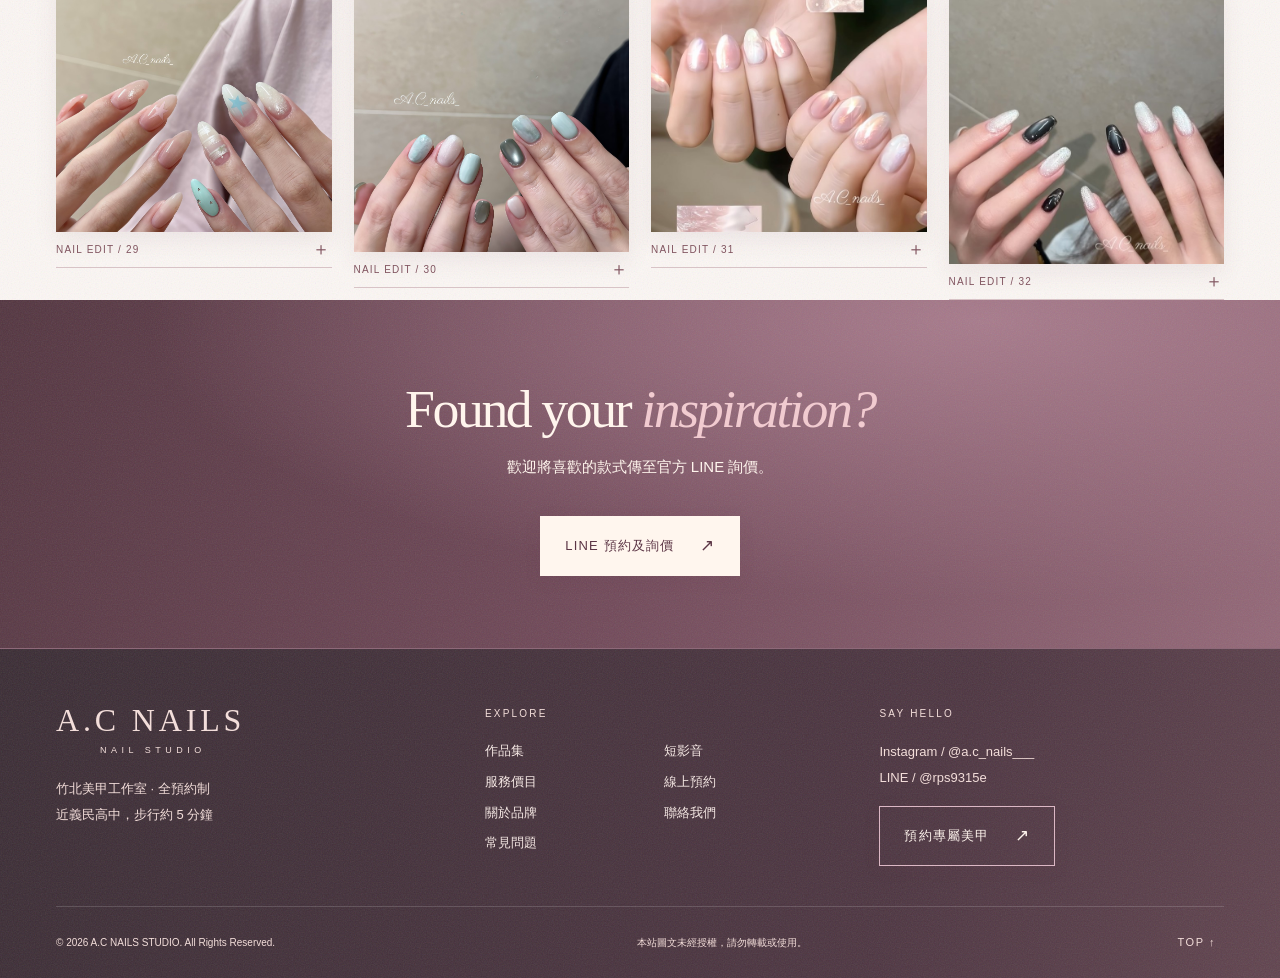
<file: gallery.html>
<!doctype html><html lang="zh-Hant"><head><meta charset="utf-8"><meta name="viewport" content="width=device-width,initial-scale=1"><meta name="description" content="A.C NAILS 實際手部凝膠美甲作品，32 張作品可放大瀏覽。"><meta name="theme-color" content="#f5e9e7"><title>作品集 | A.C NAILS STUDIO｜竹北美甲工作室</title><link rel="stylesheet" href="style.css"><script src="site.js" defer></script></head><body class="page-gallery"><a class="skip" href="#main">跳至主要內容</a><header class="site-header"><div class="header-top wrap"><a class="header-social" href="https://www.instagram.com/a.c_nails___/" aria-label="Instagram"><svg width="19" height="19" viewBox="0 0 24 24" fill="none" stroke="currentColor" stroke-width="1.5"><rect x="3" y="3" width="18" height="18" rx="5"/><circle cx="12" cy="12" r="4"/><circle cx="17.5" cy="6.5" r=".8" fill="currentColor"/></svg><span>FOLLOW US</span></a><a class="wordmark" href="index.html" aria-label="A.C NAILS STUDIO 首頁"><span>A.C NAILS</span><small>NAIL STUDIO</small></a><a class="header-book" href="https://line.me/R/ti/p/@rps9315e">BOOK NOW <span>↗</span></a><button class="menu-toggle" type="button" aria-expanded="false" aria-controls="primary-nav" aria-label="開啟選單"><span></span><span></span></button></div><nav id="primary-nav" aria-label="主要導覽"><a href="index.html">首頁</a><a href="gallery.html" aria-current="page">作品集</a><a href="reels.html">短影音</a><a href="price.html">服務價目</a><a href="booking.html">線上預約</a><a href="about.html">關於品牌</a><a href="contact.html">聯絡我們</a><a href="faq.html">常見問題</a></nav></header><main id="main"><div class="band band-page-intro"><section class="page-intro wrap"><p class="eyebrow">A.C NAILS STUDIO / ZHUBEI</p><h1>The <em>portfolio.</em></h1><p class="zh-title">作品集</p><p class="intro-desc">每一張皆為 A.C NAILS 提供的實際作品。點選照片放大，探索不同的色彩與細節。</p></section></div><section class="wrap gallery-section"><div class="gallery-meta"><span>THE NAIL EDIT / 32 WORKS</span><span>點選照片放大 ＋</span></div><div class="gallery-grid"><button class="gallery-item" type="button" data-photo="7" aria-label="放大美甲作品 01"><img class="" src="nail_7.jpg" alt="A.C NAILS 美甲作品 01" loading="lazy"><span><span>NAIL EDIT / 01</span><span>＋</span></span></button><button class="gallery-item" type="button" data-photo="2" aria-label="放大美甲作品 02"><img class="" src="nail_2.jpg" alt="A.C NAILS 美甲作品 02" loading="lazy"><span><span>NAIL EDIT / 02</span><span>＋</span></span></button><button class="gallery-item" type="button" data-photo="11" aria-label="放大美甲作品 03"><img class="" src="nail_11.jpg" alt="A.C NAILS 美甲作品 03" loading="lazy"><span><span>NAIL EDIT / 03</span><span>＋</span></span></button><button class="gallery-item" type="button" data-photo="10" aria-label="放大美甲作品 04"><img class="" src="nail_10.jpg" alt="A.C NAILS 美甲作品 04" loading="lazy"><span><span>NAIL EDIT / 04</span><span>＋</span></span></button><button class="gallery-item" type="button" data-photo="27" aria-label="放大美甲作品 05"><img class="" src="nail_27.jpg" alt="A.C NAILS 美甲作品 05" loading="lazy"><span><span>NAIL EDIT / 05</span><span>＋</span></span></button><button class="gallery-item" type="button" data-photo="9" aria-label="放大美甲作品 06"><img class="" src="nail_9.jpg" alt="A.C NAILS 美甲作品 06" loading="lazy"><span><span>NAIL EDIT / 06</span><span>＋</span></span></button><button class="gallery-item" type="button" data-photo="8" aria-label="放大美甲作品 07"><img class="" src="nail_8.jpg" alt="A.C NAILS 美甲作品 07" loading="lazy"><span><span>NAIL EDIT / 07</span><span>＋</span></span></button><button class="gallery-item" type="button" data-photo="16" aria-label="放大美甲作品 08"><img class="" src="nail_16.jpg" alt="A.C NAILS 美甲作品 08" loading="lazy"><span><span>NAIL EDIT / 08</span><span>＋</span></span></button><button class="gallery-item" type="button" data-photo="17" aria-label="放大美甲作品 09"><img class="" src="nail_17.jpg" alt="A.C NAILS 美甲作品 09" loading="lazy"><span><span>NAIL EDIT / 09</span><span>＋</span></span></button><button class="gallery-item" type="button" data-photo="21" aria-label="放大美甲作品 10"><img class="" src="nail_21.jpg" alt="A.C NAILS 美甲作品 10" loading="lazy"><span><span>NAIL EDIT / 10</span><span>＋</span></span></button><button class="gallery-item" type="button" data-photo="19" aria-label="放大美甲作品 11"><img class="" src="nail_19.jpg" alt="A.C NAILS 美甲作品 11" loading="lazy"><span><span>NAIL EDIT / 11</span><span>＋</span></span></button><button class="gallery-item" type="button" data-photo="20" aria-label="放大美甲作品 12"><img class="" src="nail_20.jpg" alt="A.C NAILS 美甲作品 12" loading="lazy"><span><span>NAIL EDIT / 12</span><span>＋</span></span></button><button class="gallery-item" type="button" data-photo="22" aria-label="放大美甲作品 13"><img class="" src="nail_22.jpg" alt="A.C NAILS 美甲作品 13" loading="lazy"><span><span>NAIL EDIT / 13</span><span>＋</span></span></button><button class="gallery-item" type="button" data-photo="28" aria-label="放大美甲作品 14"><img class="" src="nail_28.jpg" alt="A.C NAILS 美甲作品 14" loading="lazy"><span><span>NAIL EDIT / 14</span><span>＋</span></span></button><button class="gallery-item" type="button" data-photo="14" aria-label="放大美甲作品 15"><img class="" src="nail_14.jpg" alt="A.C NAILS 美甲作品 15" loading="lazy"><span><span>NAIL EDIT / 15</span><span>＋</span></span></button><button class="gallery-item" type="button" data-photo="15" aria-label="放大美甲作品 16"><img class="" src="nail_15.jpg" alt="A.C NAILS 美甲作品 16" loading="lazy"><span><span>NAIL EDIT / 16</span><span>＋</span></span></button><button class="gallery-item" type="button" data-photo="18" aria-label="放大美甲作品 17"><img class="" src="nail_18.jpg" alt="A.C NAILS 美甲作品 17" loading="lazy"><span><span>NAIL EDIT / 17</span><span>＋</span></span></button><button class="gallery-item" type="button" data-photo="0" aria-label="放大美甲作品 18"><img class="" src="nail_0.jpg" alt="A.C NAILS 美甲作品 18" loading="lazy"><span><span>NAIL EDIT / 18</span><span>＋</span></span></button><button class="gallery-item" type="button" data-photo="1" aria-label="放大美甲作品 19"><img class="" src="nail_1.jpg" alt="A.C NAILS 美甲作品 19" loading="lazy"><span><span>NAIL EDIT / 19</span><span>＋</span></span></button><button class="gallery-item" type="button" data-photo="3" aria-label="放大美甲作品 20"><img class="" src="nail_3.jpg" alt="A.C NAILS 美甲作品 20" loading="lazy"><span><span>NAIL EDIT / 20</span><span>＋</span></span></button><button class="gallery-item" type="button" data-photo="4" aria-label="放大美甲作品 21"><img class="" src="nail_4.jpg" alt="A.C NAILS 美甲作品 21" loading="lazy"><span><span>NAIL EDIT / 21</span><span>＋</span></span></button><button class="gallery-item" type="button" data-photo="5" aria-label="放大美甲作品 22"><img class="" src="nail_5.jpg" alt="A.C NAILS 美甲作品 22" loading="lazy"><span><span>NAIL EDIT / 22</span><span>＋</span></span></button><button class="gallery-item" type="button" data-photo="6" aria-label="放大美甲作品 23"><img class="" src="nail_6.jpg" alt="A.C NAILS 美甲作品 23" loading="lazy"><span><span>NAIL EDIT / 23</span><span>＋</span></span></button><button class="gallery-item" type="button" data-photo="13" aria-label="放大美甲作品 24"><img class="" src="nail_13.jpg" alt="A.C NAILS 美甲作品 24" loading="lazy"><span><span>NAIL EDIT / 24</span><span>＋</span></span></button><button class="gallery-item" type="button" data-photo="23" aria-label="放大美甲作品 25"><img class="" src="nail_23.jpg" alt="A.C NAILS 美甲作品 25" loading="lazy"><span><span>NAIL EDIT / 25</span><span>＋</span></span></button><button class="gallery-item" type="button" data-photo="24" aria-label="放大美甲作品 26"><img class="" src="nail_24.jpg" alt="A.C NAILS 美甲作品 26" loading="lazy"><span><span>NAIL EDIT / 26</span><span>＋</span></span></button><button class="gallery-item" type="button" data-photo="25" aria-label="放大美甲作品 27"><img class="" src="nail_25.jpg" alt="A.C NAILS 美甲作品 27" loading="lazy"><span><span>NAIL EDIT / 27</span><span>＋</span></span></button><button class="gallery-item" type="button" data-photo="26" aria-label="放大美甲作品 28"><img class="" src="nail_26.jpg" alt="A.C NAILS 美甲作品 28" loading="lazy"><span><span>NAIL EDIT / 28</span><span>＋</span></span></button><button class="gallery-item" type="button" data-photo="29" aria-label="放大美甲作品 29"><img class="" src="nail_29.jpg" alt="A.C NAILS 美甲作品 29" loading="lazy"><span><span>NAIL EDIT / 29</span><span>＋</span></span></button><button class="gallery-item" type="button" data-photo="30" aria-label="放大美甲作品 30"><img class="" src="nail_30.jpg" alt="A.C NAILS 美甲作品 30" loading="lazy"><span><span>NAIL EDIT / 30</span><span>＋</span></span></button><button class="gallery-item" type="button" data-photo="31" aria-label="放大美甲作品 31"><img class="" src="nail_31.jpg" alt="A.C NAILS 美甲作品 31" loading="lazy"><span><span>NAIL EDIT / 31</span><span>＋</span></span></button><button class="gallery-item" type="button" data-photo="32" aria-label="放大美甲作品 32"><img class="" src="nail_32.jpg" alt="A.C NAILS 美甲作品 32" loading="lazy"><span><span>NAIL EDIT / 32</span><span>＋</span></span></button></div></section><dialog id="viewer" aria-label="美甲作品放大"><div class="viewer-bar"><span id="viewer-count" aria-live="polite"></span><button type="button" id="viewer-close" aria-label="關閉作品">×</button></div><div class="viewer-stage"><button type="button" id="viewer-prev" aria-label="上一張">‹</button><img id="viewer-img" alt="美甲作品放大"><button type="button" id="viewer-next" aria-label="下一張">›</button></div><p>使用左右方向鍵切換 · ESC 關閉</p></dialog><div class="band band-invitation"><section class="invitation wrap"><h2>Found your <em>inspiration?</em></h2><p>歡迎將喜歡的款式傳至官方 LINE 詢價。</p><a class="button" href="https://line.me/R/ti/p/@rps9315e">LINE 預約及詢價<span aria-hidden="true">↗</span></a></section></div></main><footer><div class="footer-main wrap"><div><a class="wordmark" href="index.html" aria-label="A.C NAILS STUDIO 首頁"><span>A.C NAILS</span><small>NAIL STUDIO</small></a><p>竹北美甲工作室 · 全預約制<br>近義民高中，步行約 5 分鐘</p></div><div><p class="eyebrow">EXPLORE</p><div class="footer-links"><a href="gallery.html">作品集</a><a href="reels.html">短影音</a><a href="price.html">服務價目</a><a href="booking.html">線上預約</a><a href="about.html">關於品牌</a><a href="contact.html">聯絡我們</a><a href="faq.html">常見問題</a></div></div><div><p class="eyebrow">SAY HELLO</p><p><a href="https://www.instagram.com/a.c_nails___/">Instagram / @a.c_nails___</a><br><a href="https://line.me/R/ti/p/@rps9315e">LINE / @rps9315e</a></p><a class="button" href="https://line.me/R/ti/p/@rps9315e">預約專屬美甲<span aria-hidden="true">↗</span></a></div></div><div class="footer-bottom wrap"><span>© 2026 A.C NAILS STUDIO. All Rights Reserved.</span><span>本站圖文未經授權，請勿轉載或使用。</span><button class="top" type="button" aria-label="返回頂部">TOP ↑</button></div></footer></body></html>
</file>
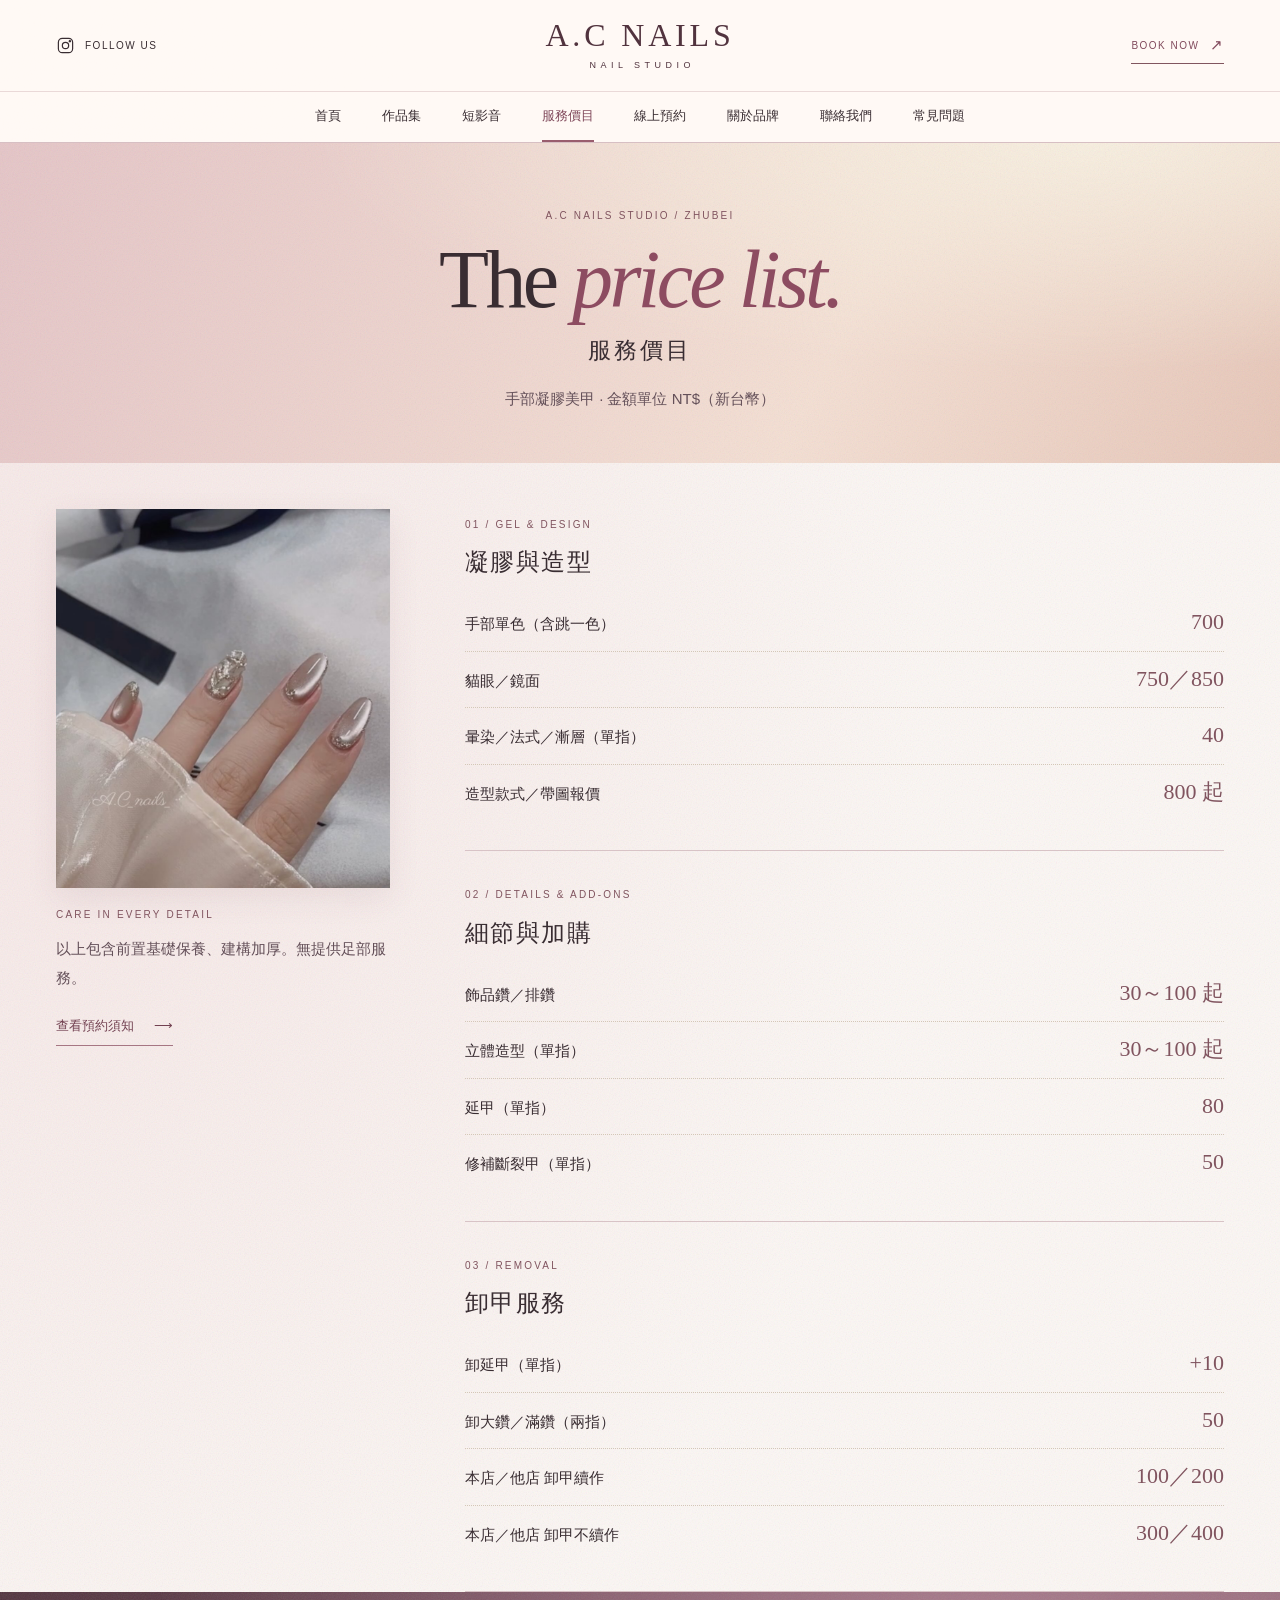
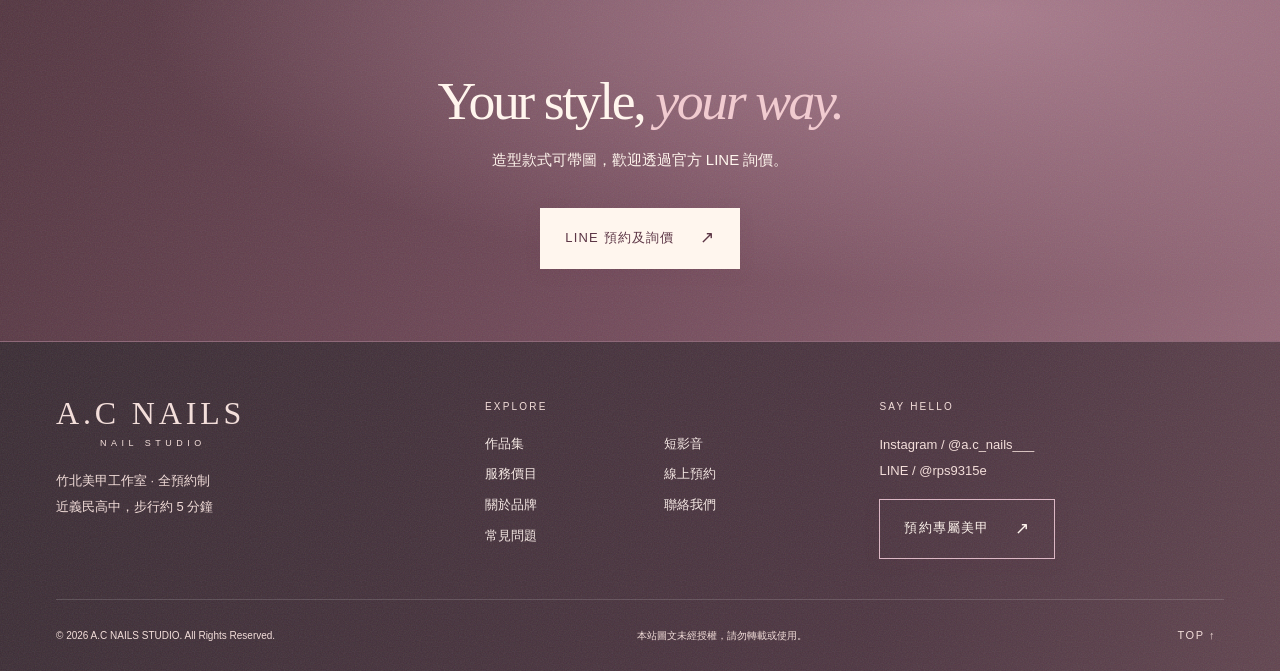
<file: price.html>
<!doctype html><html lang="zh-Hant"><head><meta charset="utf-8"><meta name="viewport" content="width=device-width,initial-scale=1"><meta name="description" content="竹北 A.C NAILS 手部凝膠美甲正式服務價目，金額為新台幣。"><meta name="theme-color" content="#f5e9e7"><title>服務價目 | A.C NAILS STUDIO｜竹北美甲工作室</title><link rel="stylesheet" href="style.css"><script src="site.js" defer></script></head><body class="page-price"><a class="skip" href="#main">跳至主要內容</a><header class="site-header"><div class="header-top wrap"><a class="header-social" href="https://www.instagram.com/a.c_nails___/" aria-label="Instagram"><svg width="19" height="19" viewBox="0 0 24 24" fill="none" stroke="currentColor" stroke-width="1.5"><rect x="3" y="3" width="18" height="18" rx="5"/><circle cx="12" cy="12" r="4"/><circle cx="17.5" cy="6.5" r=".8" fill="currentColor"/></svg><span>FOLLOW US</span></a><a class="wordmark" href="index.html" aria-label="A.C NAILS STUDIO 首頁"><span>A.C NAILS</span><small>NAIL STUDIO</small></a><a class="header-book" href="https://line.me/R/ti/p/@rps9315e">BOOK NOW <span>↗</span></a><button class="menu-toggle" type="button" aria-expanded="false" aria-controls="primary-nav" aria-label="開啟選單"><span></span><span></span></button></div><nav id="primary-nav" aria-label="主要導覽"><a href="index.html">首頁</a><a href="gallery.html">作品集</a><a href="reels.html">短影音</a><a href="price.html" aria-current="page">服務價目</a><a href="booking.html">線上預約</a><a href="about.html">關於品牌</a><a href="contact.html">聯絡我們</a><a href="faq.html">常見問題</a></nav></header><main id="main"><div class="band band-page-intro"><section class="page-intro wrap"><p class="eyebrow">A.C NAILS STUDIO / ZHUBEI</p><h1>The <em>price list.</em></h1><p class="zh-title">服務價目</p><p class="intro-desc">手部凝膠美甲 · 金額單位 NT$（新台幣）</p></section></div><section class="price-layout wrap"><aside class="price-side"><img class="" src="nail_8.jpg" alt="銀色與金色細節美甲" loading="lazy"><p class="eyebrow">CARE IN EVERY DETAIL</p><p>以上包含前置基礎保養、建構加厚。無提供足部服務。</p><a class="textlink" href="booking.html">查看預約須知<span aria-hidden="true">⟶</span></a></aside><div class="price-table"><section class="price-group"><div class="price-label"><span class="eyebrow">01 / GEL & DESIGN</span><h2>凝膠與造型</h2></div><dl><div><dt>手部單色（含跳一色）</dt><dd>700</dd></div><div><dt>貓眼／鏡面</dt><dd>750／850</dd></div><div><dt>暈染／法式／漸層（單指）</dt><dd>40</dd></div><div><dt>造型款式／帶圖報價</dt><dd>800 起</dd></div></dl></section><section class="price-group"><div class="price-label"><span class="eyebrow">02 / DETAILS & ADD-ONS</span><h2>細節與加購</h2></div><dl><div><dt>飾品鑽／排鑽</dt><dd>30～100 起</dd></div><div><dt>立體造型（單指）</dt><dd>30～100 起</dd></div><div><dt>延甲（單指）</dt><dd>80</dd></div><div><dt>修補斷裂甲（單指）</dt><dd>50</dd></div></dl></section><section class="price-group"><div class="price-label"><span class="eyebrow">03 / REMOVAL</span><h2>卸甲服務</h2></div><dl><div><dt>卸延甲（單指）</dt><dd>+10</dd></div><div><dt>卸大鑽／滿鑽（兩指）</dt><dd>50</dd></div><div><dt>本店／他店 卸甲續作</dt><dd>100／200</dd></div><div><dt>本店／他店 卸甲不續作</dt><dd>300／400</dd></div></dl></section></div></section><div class="band band-invitation"><section class="invitation wrap"><h2>Your style, <em>your way.</em></h2><p>造型款式可帶圖，歡迎透過官方 LINE 詢價。</p><a class="button" href="https://line.me/R/ti/p/@rps9315e">LINE 預約及詢價<span aria-hidden="true">↗</span></a></section></div></main><footer><div class="footer-main wrap"><div><a class="wordmark" href="index.html" aria-label="A.C NAILS STUDIO 首頁"><span>A.C NAILS</span><small>NAIL STUDIO</small></a><p>竹北美甲工作室 · 全預約制<br>近義民高中，步行約 5 分鐘</p></div><div><p class="eyebrow">EXPLORE</p><div class="footer-links"><a href="gallery.html">作品集</a><a href="reels.html">短影音</a><a href="price.html">服務價目</a><a href="booking.html">線上預約</a><a href="about.html">關於品牌</a><a href="contact.html">聯絡我們</a><a href="faq.html">常見問題</a></div></div><div><p class="eyebrow">SAY HELLO</p><p><a href="https://www.instagram.com/a.c_nails___/">Instagram / @a.c_nails___</a><br><a href="https://line.me/R/ti/p/@rps9315e">LINE / @rps9315e</a></p><a class="button" href="https://line.me/R/ti/p/@rps9315e">預約專屬美甲<span aria-hidden="true">↗</span></a></div></div><div class="footer-bottom wrap"><span>© 2026 A.C NAILS STUDIO. All Rights Reserved.</span><span>本站圖文未經授權，請勿轉載或使用。</span><button class="top" type="button" aria-label="返回頂部">TOP ↑</button></div></footer></body></html>
</file>
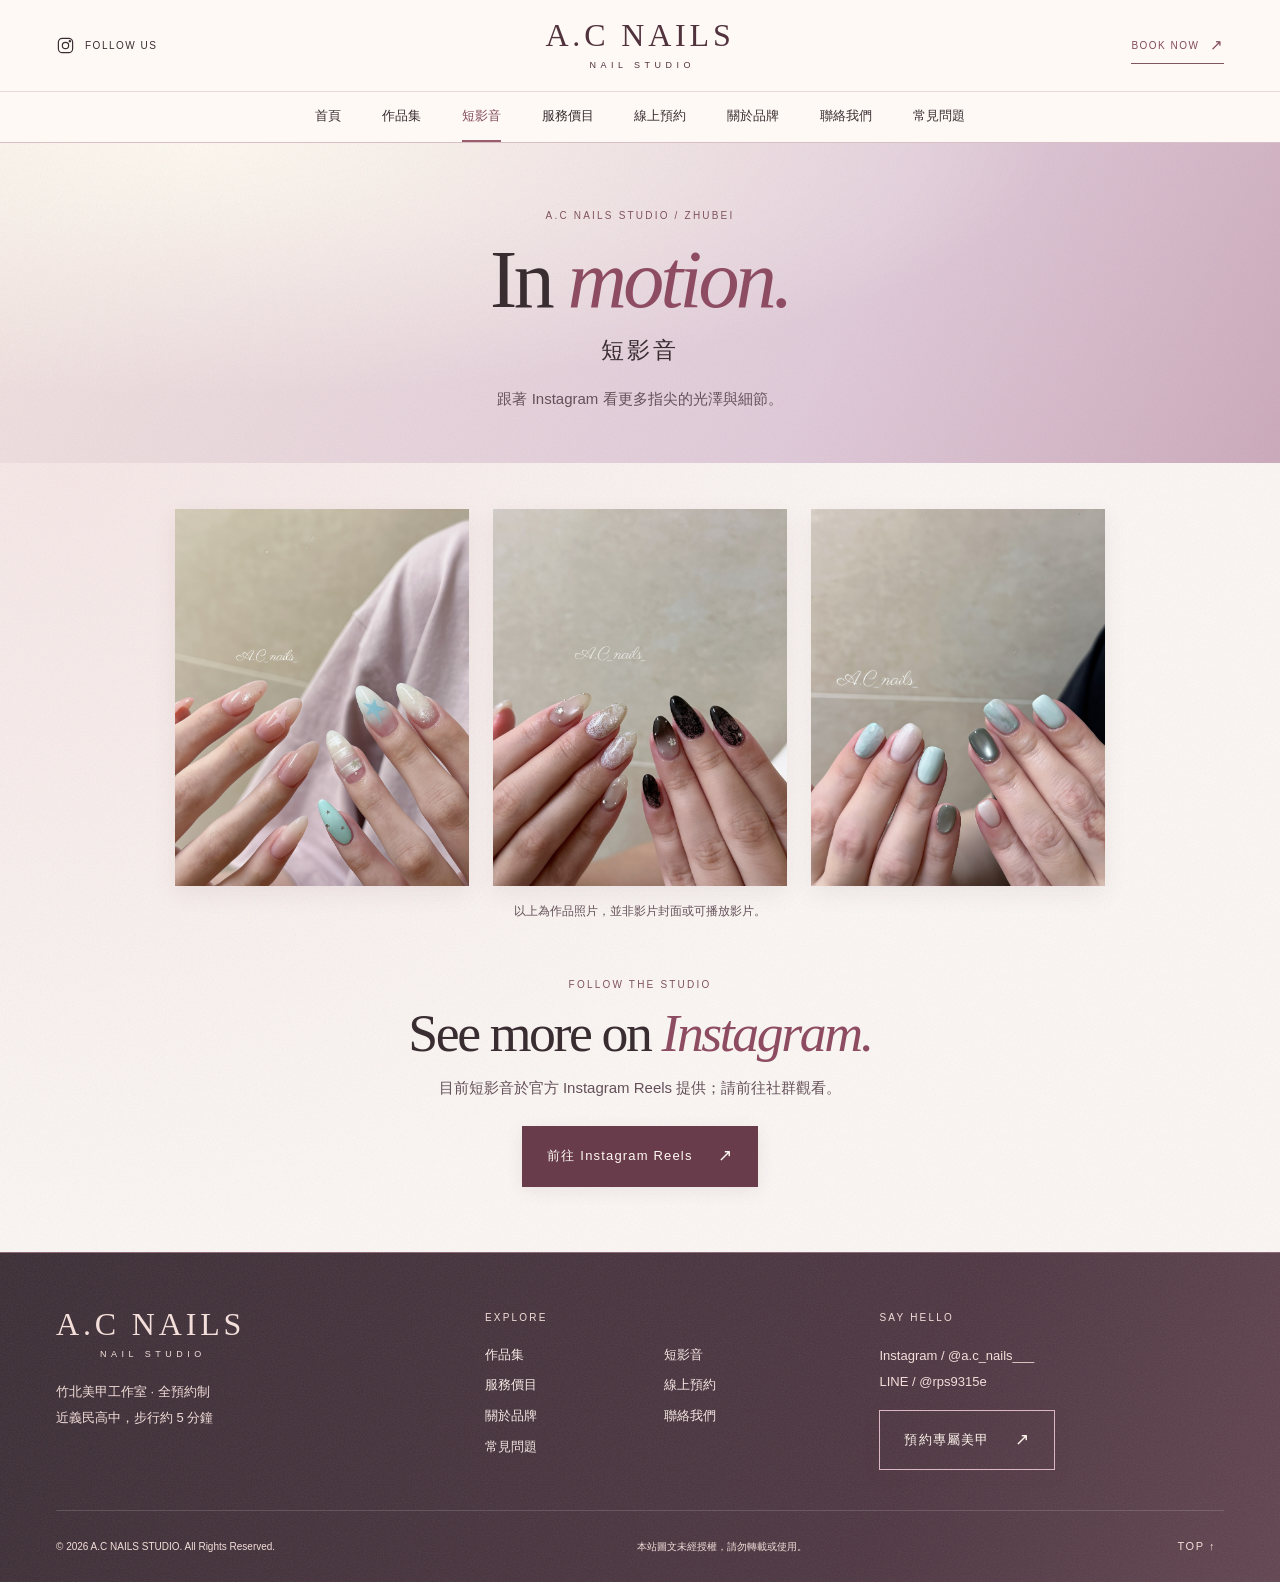
<file: reels.html>
<!doctype html><html lang="zh-Hant"><head><meta charset="utf-8"><meta name="viewport" content="width=device-width,initial-scale=1"><meta name="description" content="在官方 Instagram 瀏覽 A.C NAILS 的短影音。"><meta name="theme-color" content="#f5e9e7"><title>短影音 | A.C NAILS STUDIO｜竹北美甲工作室</title><link rel="stylesheet" href="style.css"><script src="site.js" defer></script></head><body class="page-reels"><a class="skip" href="#main">跳至主要內容</a><header class="site-header"><div class="header-top wrap"><a class="header-social" href="https://www.instagram.com/a.c_nails___/" aria-label="Instagram"><svg width="19" height="19" viewBox="0 0 24 24" fill="none" stroke="currentColor" stroke-width="1.5"><rect x="3" y="3" width="18" height="18" rx="5"/><circle cx="12" cy="12" r="4"/><circle cx="17.5" cy="6.5" r=".8" fill="currentColor"/></svg><span>FOLLOW US</span></a><a class="wordmark" href="index.html" aria-label="A.C NAILS STUDIO 首頁"><span>A.C NAILS</span><small>NAIL STUDIO</small></a><a class="header-book" href="https://line.me/R/ti/p/@rps9315e">BOOK NOW <span>↗</span></a><button class="menu-toggle" type="button" aria-expanded="false" aria-controls="primary-nav" aria-label="開啟選單"><span></span><span></span></button></div><nav id="primary-nav" aria-label="主要導覽"><a href="index.html">首頁</a><a href="gallery.html">作品集</a><a href="reels.html" aria-current="page">短影音</a><a href="price.html">服務價目</a><a href="booking.html">線上預約</a><a href="about.html">關於品牌</a><a href="contact.html">聯絡我們</a><a href="faq.html">常見問題</a></nav></header><main id="main"><div class="band band-page-intro"><section class="page-intro wrap"><p class="eyebrow">A.C NAILS STUDIO / ZHUBEI</p><h1>In <em>motion.</em></h1><p class="zh-title">短影音</p><p class="intro-desc">跟著 Instagram 看更多指尖的光澤與細節。</p></section></div><section class="reels-layout wrap"><div class="reels-photos"><img class="" src="nail_29.jpg" alt="彩色美甲作品照片" loading="lazy"><img class="" src="nail_26.jpg" alt="黑色與淺色美甲作品照片" loading="lazy"><img class="" src="nail_30.jpg" alt="灰綠色美甲作品照片" loading="lazy"></div><div class="reels-caption">以上為作品照片，並非影片封面或可播放影片。</div><div class="reels-text"><p class="eyebrow">FOLLOW THE STUDIO</p><h2>See more on <em>Instagram.</em></h2><p>目前短影音於官方 Instagram Reels 提供；請前往社群觀看。</p><a class="button" href="https://www.instagram.com/a.c_nails___/reels/">前往 Instagram Reels<span aria-hidden="true">↗</span></a></div></section></main><footer><div class="footer-main wrap"><div><a class="wordmark" href="index.html" aria-label="A.C NAILS STUDIO 首頁"><span>A.C NAILS</span><small>NAIL STUDIO</small></a><p>竹北美甲工作室 · 全預約制<br>近義民高中，步行約 5 分鐘</p></div><div><p class="eyebrow">EXPLORE</p><div class="footer-links"><a href="gallery.html">作品集</a><a href="reels.html">短影音</a><a href="price.html">服務價目</a><a href="booking.html">線上預約</a><a href="about.html">關於品牌</a><a href="contact.html">聯絡我們</a><a href="faq.html">常見問題</a></div></div><div><p class="eyebrow">SAY HELLO</p><p><a href="https://www.instagram.com/a.c_nails___/">Instagram / @a.c_nails___</a><br><a href="https://line.me/R/ti/p/@rps9315e">LINE / @rps9315e</a></p><a class="button" href="https://line.me/R/ti/p/@rps9315e">預約專屬美甲<span aria-hidden="true">↗</span></a></div></div><div class="footer-bottom wrap"><span>© 2026 A.C NAILS STUDIO. All Rights Reserved.</span><span>本站圖文未經授權，請勿轉載或使用。</span><button class="top" type="button" aria-label="返回頂部">TOP ↑</button></div></footer></body></html>
</file>
<file: style.css>
:root{--paper:#faf8f4;--ink:#382e2a;--muted:#685c55;--line:#d8cfc4;--gold:#80684d;--serif:Georgia,'Times New Roman',serif;--zh:'Noto Serif TC','Noto Serif CJK TC','Songti TC','PMingLiU',serif;--sans:'Noto Sans TC','Noto Sans CJK TC','Microsoft JhengHei',sans-serif}*{box-sizing:border-box}html{scroll-behavior:smooth;scroll-padding-top:155px}body{margin:0;background:var(--paper);color:var(--ink);font:15px/1.9 var(--sans);-webkit-font-smoothing:antialiased}a{color:inherit;text-decoration:none}button{font:inherit;color:inherit;cursor:pointer}img{display:block;width:100%;height:auto}figure,p,h1,h2,h3,dl,dd{margin:0}p{color:var(--muted)}h1,h2{font-family:var(--serif);font-weight:400;line-height:1.05;letter-spacing:-.045em}h1 em,h2 em{font-weight:400;color:#78614f}h2{font-size:clamp(38px,4.2vw,70px)}:focus-visible{outline:2px solid #936848;outline-offset:5px}.wrap{width:min(1216px,calc(100% - 112px));margin-inline:auto}.skip{position:fixed;left:12px;top:-100px;background:var(--paper);z-index:100;padding:12px}.skip:focus{top:10px}.site-header{position:sticky;top:0;z-index:20;background:rgba(250,248,244,.98);border-bottom:1px solid var(--line)}.header-top{height:91px;display:grid;grid-template-columns:1fr auto 1fr;align-items:center}.wordmark{display:inline-flex;flex-direction:column;align-items:center;width:max-content;color:var(--ink);line-height:1.1}.wordmark span{font:32px/1 var(--serif);letter-spacing:.12em}.wordmark small{font:9px/1.5 var(--sans);letter-spacing:.5em;padding-left:.5em;margin-top:8px}.header-social,.header-book{display:inline-flex;align-items:center;gap:10px;font-size:10px;letter-spacing:.15em;width:max-content}.header-book{justify-self:end;border-bottom:1px solid var(--gold);padding:4px 0;color:#624b37}.header-book span{font-size:15px}.site-header nav{display:flex;justify-content:center;gap:clamp(22px,3.2vw,48px);border-top:1px solid #e8e0d7;padding:12px 16px 13px}.site-header nav a{position:relative;font-size:13px;white-space:nowrap}.site-header nav a[aria-current],.site-header nav a:hover{color:#785b42}.site-header nav a[aria-current]::after{content:'';position:absolute;bottom:-13px;left:0;right:0;height:2px;background:#927554}.menu-toggle{display:none}.eyebrow{font-size:10px;letter-spacing:.22em;line-height:1.6;color:var(--gold);font-weight:500}.little-line{display:inline-block;width:26px;border-top:1px solid var(--gold);vertical-align:middle;margin-right:9px}.zh-title,.hero-zh{font-family:var(--zh);color:var(--ink);font-size:24px;letter-spacing:.13em;line-height:1.6}.intro-desc{max-width:510px;font-size:15px;line-height:1.95}.button{display:inline-flex;justify-content:space-between;align-items:center;gap:25px;background:#493a31;color:#fffaf3;padding:13px 24px;font-size:13px;letter-spacing:.09em;min-height:48px;border:1px solid #493a31;transition:background .2s}.button:hover{background:#735943}.button span{font-size:17px}.textlink{display:inline-flex;align-items:center;justify-content:space-between;gap:20px;padding:8px 0;border-bottom:1px solid #9a8066;font-size:13px;color:#554238;line-height:1.6}.textlink:hover{color:#8d6248}.home-hero{display:grid;grid-template-columns:.82fr 1.18fr;align-items:center;gap:50px;padding:57px 0 62px;min-height:660px}.hero-copy{position:relative;padding:30px 0 38px}.hero-copy h1{font-size:clamp(53px,6.1vw,96px);margin:24px -48px 28px 0;position:relative;z-index:2}.hero-zh{font-size:30px;margin-bottom:18px;letter-spacing:.12em}.hero-copy .intro-desc{max-width:340px;margin-bottom:25px}.hero-copy .textlink{margin-left:19px}.hero-edition{display:block;font-size:9px;letter-spacing:.2em;color:var(--gold);margin-top:39px}.hero-photo{position:relative;padding:0 30px 24px 20px}.hero-main{position:relative;margin-left:75px}.hero-main img{aspect-ratio:.89;object-fit:cover;object-position:center;border-radius:48% 48% 0 0 / 34% 34% 0 0}.hero-main:before{content:'';position:absolute;inset:-10px -10px 0 10px;border:1px solid #c7b6a1;border-radius:48% 48% 0 0 / 34% 34% 0 0;z-index:-1}.photo-credit{display:block;font-size:9px;letter-spacing:.18em;text-align:right;margin-top:12px;color:var(--gold)}.hero-inset{position:absolute;bottom:30px;left:0;width:32%;padding:8px;background:var(--paper);box-shadow:0 8px 28px #4433261a}.hero-inset img{aspect-ratio:1;object-fit:cover}.hero-inset figcaption{font:9px/1.5 var(--sans);letter-spacing:.12em;text-align:center;padding-top:6px;color:var(--gold)}.vertical-caption{position:absolute;right:0;top:35%;writing-mode:vertical-rl;font-size:9px;letter-spacing:.24em;color:var(--gold)}.brand-line{display:flex;align-items:center;justify-content:space-between;gap:12px;border-block:1px solid var(--line);padding:17px 0;font-size:10px;letter-spacing:.19em;color:var(--gold)}.brand-line i{font-size:17px;font-style:normal}.section-space{margin-block:100px}.section-heading{display:flex;justify-content:space-between;align-items:end;gap:30px;margin-bottom:34px}.section-heading h2,.story h2,.notice h2{margin:12px 0}.section-heading .zh-title{font-size:20px}.featured-grid{display:grid;grid-template-columns:repeat(3,1fr);gap:32px;align-items:start}.feature:nth-child(2){margin-top:44px}.feature img{aspect-ratio:.9;object-fit:cover}.feature figcaption{display:flex;justify-content:space-between;align-items:center;gap:10px;padding:12px 0 13px;border-bottom:1px solid var(--line)}.feature figcaption span:first-child{font:italic 23px var(--serif)}.feature figcaption span:last-child{font-size:9px;color:var(--gold);letter-spacing:.1em}.story{display:grid;grid-template-columns:1fr .86fr;gap:100px;align-items:center}.story-photo{position:relative;padding-right:20px}.story-photo img{aspect-ratio:1.03;object-fit:cover}.story-photo span,.contact-photo span{display:block;color:var(--gold);font-size:10px;letter-spacing:.18em;margin-top:12px}.story-copy .zh-title{margin:16px 0;font-size:22px}.story-copy>p:not(.eyebrow):not(.zh-title){max-width:420px;margin-bottom:18px}.story-links{display:grid;margin-top:24px;max-width:400px}.story-links .textlink{border-color:var(--line);padding:12px 0}.notice{border-top:1px solid var(--line);padding-top:50px;display:grid;grid-template-columns:.9fr 1.1fr;gap:60px;align-items:center}.note-rows a{display:flex;justify-content:space-between;gap:12px;padding:17px 0;border-bottom:1px solid var(--line);font-size:14px}.invitation{text-align:center;padding:65px 25px 75px;border-top:1px solid var(--line);background:radial-gradient(ellipse at 50% 85%,#eee4d87a,transparent 70%);margin-top:55px;margin-bottom:30px}.invitation h2{margin:14px 0 16px}.invitation p:not(.eyebrow){margin-bottom:22px}.invitation .button{margin-top:12px}.page-intro{text-align:center;padding:65px 0 50px;border-bottom:1px solid var(--line);margin-bottom:46px}.page-intro h1{font-size:clamp(48px,6.4vw,100px);margin:13px 0 10px}.page-intro .zh-title{font-size:23px}.page-intro .intro-desc{margin:14px auto 0}.gallery-meta{display:flex;justify-content:space-between;gap:15px;color:var(--gold);font-size:11px;letter-spacing:.12em;margin-bottom:18px}.gallery-grid{display:grid;grid-template-columns:repeat(4,minmax(0,1fr));gap:25px 22px;align-items:start}.gallery-item{display:block;padding:0;border:0;background:none;text-align:left;min-width:0}.gallery-item img{aspect-ratio:1;object-fit:cover;transition:opacity .2s}.gallery-item:hover img{opacity:.86}.gallery-item>span{display:flex;justify-content:space-between;align-items:center;gap:5px;border-bottom:1px solid var(--line);padding:8px 0;font-size:10px;letter-spacing:.12em;color:var(--gold)}.gallery-item>span span:last-child{font-size:18px;line-height:1}.gallery-item:nth-child(4n+2){margin-top:20px}.gallery-item:nth-child(4n+4){margin-top:32px}dialog{border:0;background:#302824;color:#fff;width:min(880px,96vw);max-height:94vh;padding:15px;margin:auto}dialog::backdrop{background:#221b17dd}.viewer-bar{display:flex;justify-content:space-between;align-items:center;padding:0 6px 6px}.viewer-bar button,.viewer-stage button{background:none;color:white;border:1px solid #ffffff50;min-width:42px;min-height:42px;font-size:25px;line-height:1}.viewer-stage{display:grid;grid-template-columns:42px minmax(0,1fr) 42px;gap:10px;align-items:center}.viewer-stage img{height:min(70vh,700px);object-fit:contain}dialog p{text-align:center;color:#f0e9e0;font-size:12px;margin-top:8px}.price-layout,.booking-layout{display:grid;grid-template-columns:minmax(220px,.66fr) minmax(0,1.5fr);gap:75px;align-items:start}.price-side img,.booking-aside img{aspect-ratio:.88;object-fit:cover;margin-bottom:19px}.price-side .eyebrow,.booking-aside .eyebrow{margin-bottom:12px}.price-side .textlink{margin-top:16px}.price-group{padding:0 0 30px;margin-bottom:28px;border-bottom:1px solid var(--line)}.price-group:last-child{margin-bottom:0}.price-label h2,.policy h2,.booking-aside h2{font:24px/1.5 var(--zh);letter-spacing:.06em;margin:7px 0 15px}.price-group dl>div{display:flex;justify-content:space-between;gap:18px;padding:12px 0;border-bottom:1px dotted #d4c7b8;align-items:baseline}.price-group dl>div:last-child{border-bottom:0}.price-group dt{font-size:15px}.price-group dd{font:22px/1.4 var(--serif);white-space:nowrap;font-variant-numeric:tabular-nums;color:#594438}.booking-aside .button{margin:16px 0}.small{font-size:12px;color:var(--muted)}.policy{display:grid;grid-template-columns:45px 1fr;gap:8px;padding:0 0 25px;border-bottom:1px solid var(--line);margin-bottom:24px}.policy .eyebrow{padding-top:11px}.policy h2{margin:0 0 9px}.policy p{line-height:2.05}.policy-final{font-size:13px;color:var(--gold)}.about-layout,.contact-layout{display:grid;grid-template-columns:1fr 1fr;gap:85px;align-items:center;padding-bottom:75px}.about-art{position:relative;padding:0 90px 55px 0}.about-art img:first-child{aspect-ratio:1;object-fit:contain}.about-art img:last-child{position:absolute;width:45%;right:0;bottom:0;border:8px solid var(--paper);box-shadow:0 4px 20px #372b2018}.about-copy h2,.contact-info h2{margin:15px 0 20px}.about-copy p{margin-bottom:18px}.about-copy .button{display:flex;width:max-content;margin-top:24px}.contact-row{display:grid;grid-template-columns:100px 1fr;gap:12px;padding:16px 0;border-bottom:1px solid var(--line)}.contact-row>span:first-child{color:var(--gold);font-size:13px}.contact-row a{overflow-wrap:anywhere}.contact-info .button{margin-top:25px}.contact-photo img{max-height:525px;object-fit:contain;background:#eee9df}.reels-layout{text-align:center;padding-bottom:65px}.reels-photos{display:grid;grid-template-columns:repeat(3,1fr);gap:24px;max-width:930px;margin:auto}.reels-photos img{aspect-ratio:.78;object-fit:cover}.reels-caption{font-size:12px;color:var(--muted);margin-top:14px}.reels-text{margin-top:55px}.reels-text h2{margin:12px 0}.reels-text .button{margin-top:24px}.faq-list{max-width:850px}.faq-list details{border-bottom:1px solid var(--line)}.faq-list details:first-child{border-top:1px solid var(--line)}.faq-list summary{display:grid;grid-template-columns:42px 1fr 25px;gap:10px;padding:20px 0;cursor:pointer;list-style:none;align-items:center;font-family:var(--zh);font-size:18px}.faq-list summary::-webkit-details-marker{display:none}.faq-num{font:12px var(--serif);color:var(--gold)}.faq-plus{font:24px var(--sans);color:var(--gold)}.faq-list details[open] .faq-plus{transform:rotate(45deg)}.faq-list details p{padding:0 35px 22px 52px}.faq-list>.small{margin-top:20px}footer{border-top:1px solid var(--line);background:#f2ede5}.footer-main{display:grid;grid-template-columns:1.1fr 1fr 1fr;gap:50px;padding-block:55px 40px}.footer-main .wordmark{margin-bottom:18px}.footer-main p{font-size:13px;line-height:2}.footer-main .eyebrow{font-size:10px;margin-bottom:15px}.footer-links{display:grid;grid-template-columns:1fr 1fr;gap:6px 14px;font-size:13px}.footer-main .button{margin-top:15px}.footer-bottom{display:flex;justify-content:space-between;align-items:center;gap:16px;padding-block:17px;border-top:1px solid var(--line);font-size:10px;color:var(--muted)}.top{border:0;background:none;font-size:11px;letter-spacing:.14em;padding:8px;white-space:nowrap}
@media(max-width:1050px){.wrap{width:calc(100% - 72px)}.home-hero{gap:25px;min-height:auto}.hero-copy h1{font-size:clamp(48px,7vw,76px)}.hero-copy .textlink{margin:12px 0 0;display:flex;width:max-content}.story{gap:55px}.price-layout,.booking-layout,.about-layout,.contact-layout{gap:42px}.footer-main{gap:25px}}
@media(max-width:820px){html{scroll-padding-top:95px}.wrap{width:calc(100% - 48px)}.header-top{height:72px;grid-template-columns:1fr auto 1fr}.header-social span,.header-book{display:none}.wordmark span{font-size:26px}.wordmark small{font-size:8px;margin-top:5px}.menu-toggle{display:flex;flex-direction:column;justify-content:center;gap:6px;width:44px;height:44px;justify-self:end;background:none;border:0;align-items:center}.menu-toggle span{width:22px;height:1px;background:var(--ink);transition:transform .2s}.menu-toggle[aria-expanded=true] span:first-child{transform:translateY(3.5px) rotate(45deg)}.menu-toggle[aria-expanded=true] span:last-child{transform:translateY(-3.5px) rotate(-45deg)}.site-header nav{display:none;position:absolute;top:72px;left:0;right:0;background:var(--paper);padding:12px 24px 25px;box-shadow:0 14px 20px #34291c12;max-height:calc(100dvh - 72px);overflow:auto}.site-header nav.open{display:grid;grid-template-columns:1fr 1fr;gap:0 20px}.site-header nav a{padding:12px 0;border-bottom:1px solid var(--line);font-size:15px}.site-header nav a[aria-current]::after{display:none}.home-hero{padding:35px 0;gap:18px}.hero-copy{padding:10px 0}.hero-copy h1{font-size:clamp(45px,6.6vw,60px);margin:14px -20px 16px 0}.hero-zh{font-size:23px}.hero-photo{padding-right:17px;padding-left:0}.hero-main{margin-left:45px}.hero-inset{width:35%}.hero-edition{margin-top:22px}.section-space{margin-block:65px}.featured-grid{gap:16px}.feature figcaption{display:block}.feature figcaption span{display:block}.feature figcaption span:last-child{margin-top:5px}.story{gap:35px}.notice{gap:25px}.gallery-grid{grid-template-columns:repeat(3,minmax(0,1fr));gap:18px 14px}.gallery-item:nth-child(n){margin-top:0}.gallery-item:nth-child(3n+2){margin-top:14px}.price-layout,.booking-layout{grid-template-columns:.65fr 1.35fr;gap:28px}.footer-main{grid-template-columns:1fr 1fr}.footer-main>div:last-child{grid-column:1/-1}.footer-bottom{flex-wrap:wrap}.about-art{padding-right:40px}.contact-row{grid-template-columns:75px 1fr}}
@media(max-width:580px){.wrap{width:calc(100% - 36px)}.home-hero{display:flex;flex-direction:column;align-items:stretch;padding-top:28px;gap:31px}.hero-copy h1{font-size:clamp(46px,12.4vw,67px);margin:15px 0 16px}.hero-zh{font-size:25px;line-height:1.6;margin-bottom:10px}.hero-copy .intro-desc{font-size:14px;margin-bottom:17px}.hero-copy .textlink{display:inline-flex;margin:0 0 0 12px;gap:9px}.hero-copy .button{padding-inline:13px;gap:8px;font-size:12px}.hero-edition{display:none}.hero-photo{padding:0 19px 5px 0}.hero-main{margin-left:48px}.hero-main img{aspect-ratio:.96}.hero-inset{bottom:20px;width:34%}.photo-credit,.vertical-caption{font-size:8px}.brand-line{font-size:8px;letter-spacing:.08em;gap:4px;padding:12px 0}.brand-line i{font-size:11px}.section-heading{display:block;margin-bottom:24px}.section-heading .textlink{margin-top:16px}.section-space{margin-block:52px}.featured-grid{grid-template-columns:1fr 1fr;gap:13px}.feature:nth-child(2){margin-top:23px}.feature:nth-child(3){grid-column:1/-1;width:72%;margin:5px auto 0}.feature:nth-child(3) img{aspect-ratio:1.1}.feature figcaption span:first-child{font-size:18px}.story,.notice,.about-layout,.contact-layout{display:grid;grid-template-columns:1fr;gap:23px}.story-photo{padding-right:0}.story-copy .zh-title{font-size:20px}.notice{padding-top:30px}.invitation{padding:37px 3px 45px;margin-top:35px;margin-bottom:16px}.invitation h2{font-size:40px}.page-intro{padding:42px 0 32px;margin-bottom:27px}.page-intro h1{font-size:clamp(40px,10.8vw,58px)}.page-intro .zh-title{font-size:21px}.page-intro .intro-desc{font-size:14px}.gallery-grid{grid-template-columns:repeat(2,minmax(0,1fr));gap:15px 12px}.gallery-item:nth-child(n){margin-top:0}.gallery-item:nth-child(even){margin-top:13px}.gallery-meta{font-size:9px;letter-spacing:.06em}.gallery-item>span{font-size:9px}.viewer-stage{grid-template-columns:32px minmax(0,1fr) 32px;gap:4px}.viewer-stage button{min-width:32px}.viewer-stage img{height:min(60vh,580px)}.price-layout,.booking-layout{grid-template-columns:1fr;gap:30px}.price-side,.booking-aside{display:grid;grid-template-columns:100px 1fr;gap:6px 16px;align-items:start}.price-side img,.booking-aside img{grid-row:1/6;margin:0;aspect-ratio:.8}.price-side .eyebrow,.booking-aside .eyebrow{margin:0}.price-side .textlink,.booking-aside .button{margin:4px 0;width:max-content;max-width:100%;font-size:12px;padding:8px}.booking-aside h2{font-size:20px;margin:0}.price-group dd{font-size:19px}.price-group dt{font-size:14px}.price-group dl>div{gap:10px}.policy{grid-template-columns:30px 1fr}.policy h2{font-size:22px}.reels-photos{gap:8px}.reels-photos img{aspect-ratio:.72}.reels-text{margin-top:32px}.about-layout,.contact-layout{padding-bottom:43px}.about-art{padding:0 65px 35px 0;max-width:420px}.about-copy h2,.contact-info h2{font-size:46px}.contact-photo img{max-height:360px}.faq-list summary{font-size:16px;grid-template-columns:27px 1fr 22px}.faq-list details p{padding:0 8px 18px 37px;font-size:14px}.footer-main{grid-template-columns:1fr;gap:22px;padding-block:32px}.footer-main>div:last-child{grid-column:auto}.footer-links{grid-template-columns:repeat(2,1fr)}.footer-bottom{font-size:10px;gap:4px 12px}.footer-bottom span:first-child{width:100%}.footer-bottom .top{margin-left:auto}.header-social{padding:8px 0}}
@media(max-width:350px){.wrap{width:calc(100% - 28px)}.hero-copy .textlink{display:flex;margin:10px 0 0}.brand-line{font-size:7px}.price-side,.booking-aside{grid-template-columns:75px 1fr}.price-group dd{font-size:17px}.price-group dt{font-size:13px}.contact-row{grid-template-columns:65px 1fr}.page-intro h1{font-size:40px}}
@media(prefers-reduced-motion:reduce){html{scroll-behavior:auto}*,*::before,*::after{transition:none!important;animation:none!important}}

/* V5.1 — Rose Atelier: tinted paper, optical gradients and fine linen grain. */
:root{--paper:#fcf7f4;--ink:#392d32;--muted:#645059;--line:#d8c3c6;--gold:#81565f;--rose:#9b5b6a;--berry:#633a49;--grain:url("data:image/svg+xml,%3Csvg xmlns='http://www.w3.org/2000/svg' width='160' height='160'%3E%3Cfilter id='n'%3E%3CfeTurbulence type='fractalNoise' baseFrequency='.82' numOctaves='3' stitchTiles='stitch'/%3E%3C/filter%3E%3Crect width='100%25' height='100%25' filter='url(%23n)' opacity='.12'/%3E%3C/svg%3E")}
body{background:var(--grain),radial-gradient(ellipse at 5% 30%,#f6e7e6 0,transparent 50%),#fcf7f4}
.site-header{background:#fff9f5f5;border-color:#d7bfc3}.site-header nav{border-color:#ead9d8}.site-header nav a[aria-current],.site-header nav a:hover,.header-book{color:#814a5c}.site-header nav a[aria-current]::after{background:#995d6e}.wordmark{color:#51333e}.hero-copy h1 em,h1 em,h2 em{color:#8d4c61}.eyebrow,.photo-credit,.vertical-caption,.hero-edition{color:#80545f}.button{background:#683c4b;border-color:#683c4b;box-shadow:0 4px 16px #683c4b18}.button:hover{background:#874f62;border-color:#874f62}.textlink{color:#724151;border-color:#a67683}.little-line{border-color:#a67683}
.band{display:flow-root;position:relative}.band-home-hero{isolation:isolate;background:var(--grain),radial-gradient(ellipse at 13% 9%,#fffaf2 0%,#fffaf200 51%),radial-gradient(ellipse at 91% 8%,#c395a6 0%,#c395a600 57%),radial-gradient(ellipse at 75% 97%,#bb8e9e 0%,#bb8e9e00 58%),linear-gradient(122deg,#f6e4db 0%,#f3d9d9 46%,#ddbac5 100%)}.band-home-hero::after{content:'';position:absolute;z-index:-1;inset:0;pointer-events:none;background:repeating-linear-gradient(118deg,transparent 0 15%,#fff8ef21 18%,transparent 24% 42%);mask-image:linear-gradient(90deg,#000,transparent 65%)}.hero-main:before{border-color:#966e7b;z-index:0;pointer-events:none}.hero-main img{position:relative;box-shadow:0 18px 48px #613a4c26}.hero-inset{background:#fff7f2;box-shadow:0 13px 38px #663b4d30}.hero-inset figcaption{color:#80545f}.brand-line{background:transparent;border-color:#d8b8be;color:#80545f}.band-collection{background:var(--grain),radial-gradient(ellipse at 90% 20%,#ebd8e5 0,transparent 47%),linear-gradient(155deg,#fffaf6 0%,#f8eee9 70%,#f3e3e5 100%)}.band-collection .section-space{margin-block:80px 92px}.feature img,.reels-photos img,.gallery-item img{box-shadow:0 8px 22px #62384915}.band-story{background:var(--grain),radial-gradient(ellipse at 80% 35%,#fbf1e9 0,transparent 53%),linear-gradient(118deg,#d9bdcd 0%,#ead5e0 42%,#f5e6df 100%)}.band-story .section-space{margin-block:80px}.story-photo img{box-shadow:0 15px 35px #68445624}.band-notice{background:var(--grain),radial-gradient(ellipse at 10% 75%,#f0dce2 0,transparent 65%),#fff9f4}.band-notice .section-space{margin-block:65px}.band-invitation{isolation:isolate;background:var(--grain),radial-gradient(ellipse at 77% 6%,#a77a8b 0,transparent 60%),linear-gradient(115deg,#52343f 0%,#704858 52%,#936777 100%);color:#fff8f4}.band-invitation .invitation{background:none;border:0;margin-block:0;padding-block:67px 72px}.band-invitation h2,.band-invitation p,.band-invitation .eyebrow{color:#fff5ed}.band-invitation h2 em{color:#f1cbd0}.band-invitation .button{background:#fff6ee;color:#5c3545;border-color:#fff6ee}.band-invitation .button:hover{background:#f2d6d9}.band-page-intro{background:var(--grain),radial-gradient(ellipse at 15% 5%,#fff9f0,transparent 57%),radial-gradient(ellipse at 95% 100%,#cfa9ba,transparent 68%),linear-gradient(115deg,#f8e8dc,#ead1d6 65%,#d6bccb);margin-bottom:46px}.band-page-intro .page-intro{border:0;margin-bottom:0}.page-gallery .band-page-intro,.page-reels .band-page-intro{background:var(--grain),radial-gradient(ellipse at 15% 0%,#fff9f0,transparent 56%),linear-gradient(115deg,#f1e2df,#e0c9d9 65%,#cba8ba)}.page-price .band-page-intro,.page-booking .band-page-intro{background:var(--grain),radial-gradient(ellipse at 85% 0%,#f8efe0,transparent 50%),linear-gradient(115deg,#e5c5c7,#f4dfd3 65%,#e7c6b8)}.page-faq .band-page-intro,.page-contact .band-page-intro{background:var(--grain),radial-gradient(ellipse at 50% 0%,#fff8f0,transparent 60%),linear-gradient(115deg,#e6cbd7,#f0e0dc 55%,#d9bbc9)}.price-group dd,.contact-row>span:first-child,.faq-num,.faq-plus,.gallery-meta,.gallery-item>span{color:#80545f}.price-side img,.booking-aside img,.contact-photo img{box-shadow:0 10px 30px #62384917}.faq-list details[open]{background:#f2e2e759}.about-art img:last-child{border-color:#fff5ef}.contact-photo img{background:#eee1e2}
footer{background:var(--grain),linear-gradient(112deg,#392b33,#4c3440 70%,#60434e);border-color:#8e6979;color:#f5e8e4}footer .wordmark,footer p,footer .eyebrow,footer .footer-bottom{color:#f3deda}footer .footer-bottom{border-color:#ffffff26}footer .button{background:transparent;border-color:#dcb8c5;color:#fff5ee}footer .button:hover{background:#ffffff19}footer a:hover{color:#fff}footer .top{color:#f3deda}
@media(max-width:820px){.site-header nav{background:#fff9f5}.band-home-hero{background:var(--grain),radial-gradient(ellipse at 12% 7%,#fffaf1,transparent 55%),radial-gradient(ellipse at 95% 90%,#c194a7,transparent 58%),linear-gradient(135deg,#f5e3dc,#e8cbd4)}.band-collection .section-space,.band-story .section-space{margin-block:62px}.band-notice .section-space{margin-block:49px}}
@media(max-width:580px){.band-collection .section-space,.band-story .section-space{margin-block:48px}.band-notice .section-space{margin-block:35px}.band-invitation .invitation{padding-block:45px}.band-page-intro{margin-bottom:27px}.band-home-hero::after{mask-image:linear-gradient(#000,transparent 64%)}}
</file>
